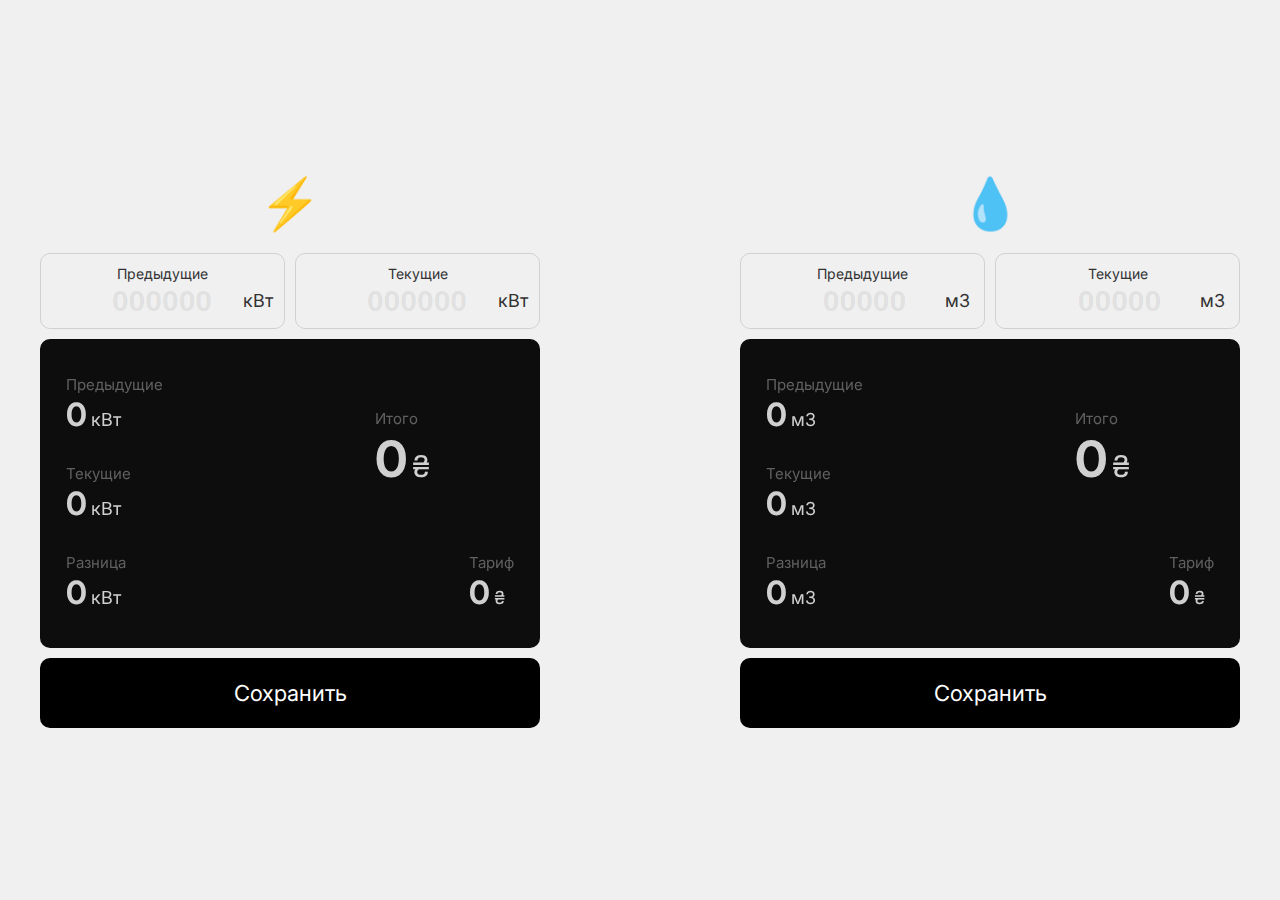
<file: calc/index.html>
<!DOCTYPE html>
<html lang="en">

<head>
    <meta charset="UTF-8">
    <meta http-equiv="X-UA-Compatible" content="IE=edge">
    <meta name="viewport" content="width=device-width, initial-scale=1.0">
    <title>Document</title>
    <link rel="stylesheet" href="style/style.css">
</head>

<body>
    <div class="calculating">
        <div class="container">
            <div class="calculator">
                <div class="calculator__logo">⚡</div>
                <div class="calculator__input">
                    <label class="calculator_input">
                        <div class="label_wrapper">
                            <div class="input_label">Предыдущие</div>
                        </div>
                        <div class="input_wrapper">
                            <input type="text" id="elect_previous" placeholder="000000" class="calculator__input-item" maxlength="6">
                            <div class="input_icon">
                                <span class="icon icon_input">кВт</span>
                            </div>
                        </div>
                    </label>
                    <label class="calculator_input">
                        <div class="label_wrapper">
                            <div class="input_label">Текущие</div>
                            <!-- <div class="input_label">Сохранить</div> -->
                        </div>
                        <div class="input_wrapper">
                            <input type="text" id="elect_current" placeholder="000000" class="calculator__input-item" maxlength="6">
                            <div class="input_icon">
                                <span class="icon icon_input">кВт</span>
                            </div>
                        </div>
                    </label>
                </div>

                <div class="calculator__result">
                    <div class="calculator__item">
                        <div class="calculator__info">Предыдущие</div>
                        <span data-calc-display="previous" class="calculator__number">0</span>
                        <span class="icon">кВт</span>
                    </div>
                    <div class="calculator__item">
                        <div class="calculator__info">Текущие</div>
                        <span data-calc-display="current" class="calculator__number">0</span>
                        <span class="icon">кВт</span>
                    </div>
                    <div class="calculator__item">
                        <div class="calculator__info">Разница</div>
                        <span data-calc-display="difference" class="calculator__number">0</span>
                        <span class="icon">кВт</span>
                    </div>
                    <div class="calculator__item total">
                        <div class="calculator__info">Итого</div>
                        <span data-calc-display="sum" style="font-size: 50px;" class="calculator__number">0</span>
                        <span class="icon icon_big">₴</span>
                    </div>
                    <div class="calculator__item tarif">
                        <div>
                            <div class="calculator__info">Тариф</div>
                            <span data-calc-display="rate" class="calculator__number">0</span>
                            <span class="icon">₴</span>
                        </div>
                    </div>
                </div>
                <button id="btn" class="btn">Сохранить</button>
            </div>

            <!-- Water -->

            <div class="calculator">
                <div class="calculator__logo">💧</div>
                <div class="calculator__input">
                    <label class="calculator_input">
                        <div class="label_wrapper">
                            <div class="input_label">Предыдущие</div>
                        </div>
                        <div class="input_wrapper">
                            <input type="text" id="water_previous" placeholder="00000" class="calculator__input-item" maxlength="5">
                            <div class="input_icon">
                                <span class="icon icon_input">м3</span>
                            </div>
                        </div>
                    </label>
                    <label class="calculator_input">
                        <div class="label_wrapper">
                            <div class="input_label">Текущие</div>
                        </div>
                        <div class="input_wrapper">
                            <input type="text" id="water_current" placeholder="00000" class="calculator__input-item" maxlength="5">
                            <div class="input_icon">
                                <span class="icon icon_input">м3</span>
                            </div>
                        </div>
                    </label>
                </div>

                <div class="calculator__result">
                    <div class="calculator__item">
                        <div class="calculator__info">Предыдущие</div>
                        <span data-calc-display="water_previous" class="calculator__number">0</span>
                        <span class="icon">м3</span>
                    </div>
                    <div class="calculator__item">
                        <div class="calculator__info">Текущие</div>
                        <span data-calc-display="water_current" class="calculator__number">0</span>
                        <span class="icon">м3</span>
                    </div>
                    <div class="calculator__item">
                        <div class="calculator__info">Разница</div>
                        <span data-calc-display="water_difference" class="calculator__number">0</span>
                        <span class="icon">м3</span>
                    </div>
                    <div class="calculator__item total">
                        <div class="calculator__info">Итого</div>
                        <span data-calc-display="water_sum" style="font-size: 50px;" class="calculator__number">0</span>
                        <span class="icon icon_big">₴</span>
                    </div>
                    <div class="calculator__item tarif">
                        <div>
                            <div class="calculator__info">Тариф</div>
                            <span data-calc-display="water_rate" class="calculator__number">0</span>
                            <span class="icon">₴</span>
                        </div>
                    </div>
                </div>
                <button id="btn_water" class="btn">Сохранить</button>
            </div>

        </div>
    </div>

    <script src="/calc/js/vanila-tilt.js"></script>
    <script src="/calc/js/script.js"></script>

</body>
</html>
</file>
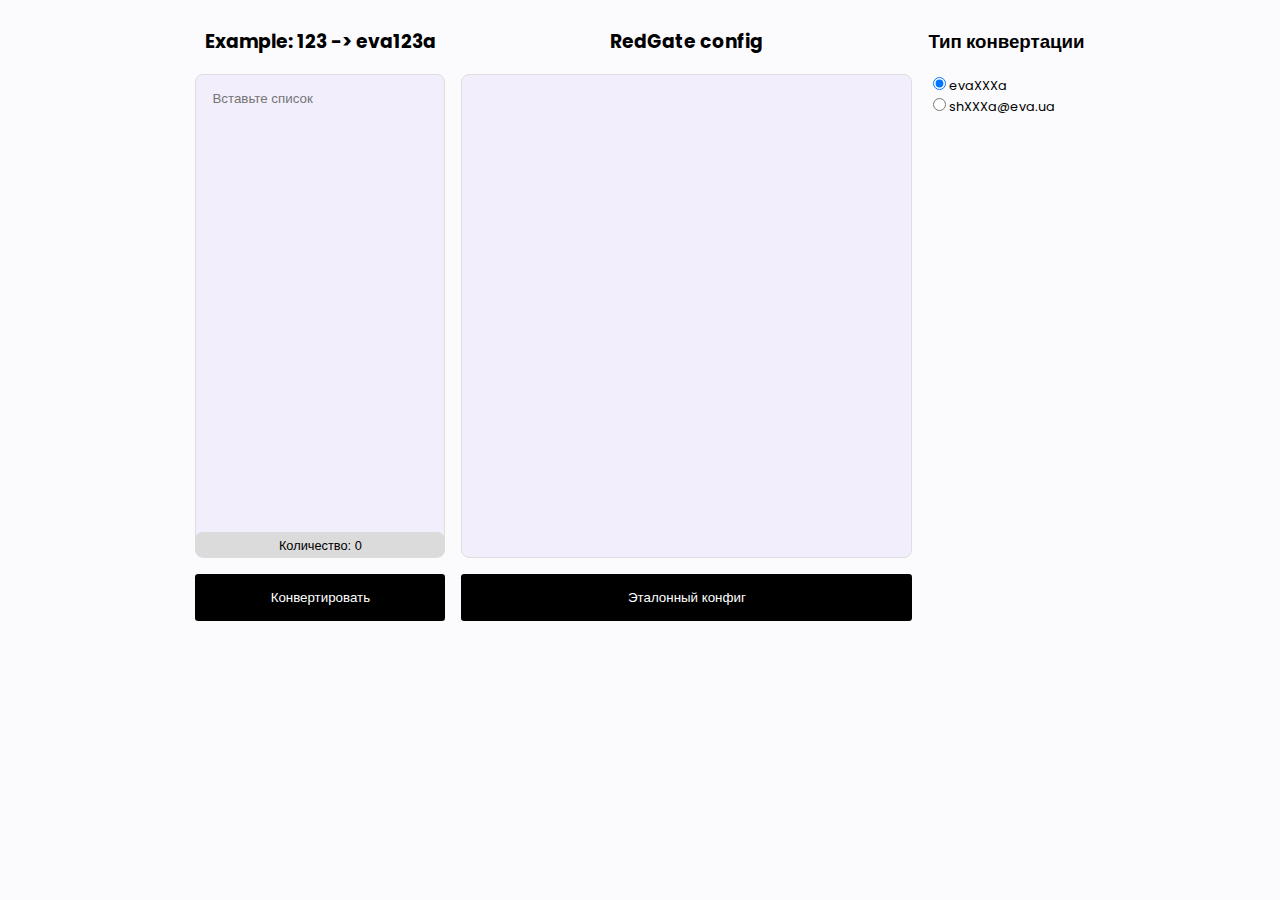
<file: converter/index.html>
<!DOCTYPE html>
<html lang="en">

<head>
   <meta charset="UTF-8">
   <meta http-equiv="X-UA-Compatible" content="IE=edge">
   <meta name="viewport" content="width=device-width, initial-scale=1.0">
   <link rel="stylesheet" href="style/style.css">
   <link rel="stylesheet" href="https://unicons.iconscout.com/release/v4.0.0/css/line.css">
   <title>Converter</title>
</head>

<body>



   <div class="wrapper">

      <div class="input__wrapper">
         <h3>Example: 123 -> eva123a</h3>
         <div id="copy" class="copy">Copied!</div>
         <i class="uil uil-copy wrapper__copy" title="Скопировать"></i>
         <textarea name="shops" id="shopName" cols="25" rows="30" placeholder="Вставьте список"></textarea>
         <div class="wrapper__count">
            <span class="count">Количество: 0</span>
         </div>
         <button id="button">Конвертировать</button>
      </div>

      <div class="input__wrapper">
         <h3>RedGate config</h3>
         <div id="copy" class="copy">Copied!</div>
         <i class="uil uil-copy wrapper__copy" title="Скопировать"></i>
         <textarea name="shops" id="redgateXML" cols="50" rows="30"></textarea>
         <button id="button" onclick="window.open('download/Etalon.smsproj')">Эталонный конфиг</button>
      </div>

      <div class="input__wrapper">
         <h3>Тип конвертации</h3>
         <div class="wrapper__select">
            <div><input name="select" type="radio" value="1" checked>evaXXXa</div>
            <div><input name="select" type="radio" value="2">shXXXa@eva.ua</div>
         </div>
      </div>

   </div>

   <script src="js/main.js"></script>
</body>
</html>
</file>
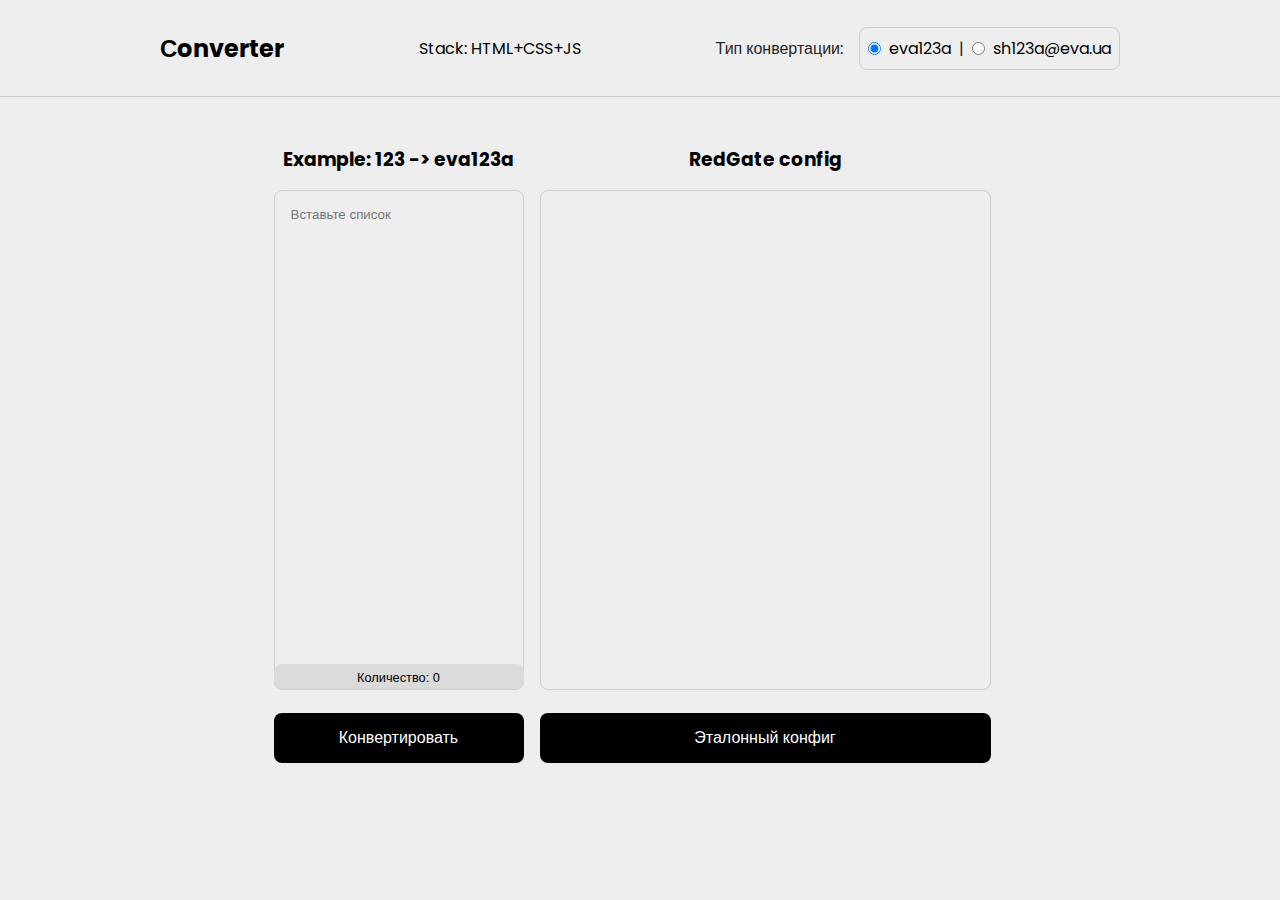
<file: projects/Converter/index.html>
<!DOCTYPE html>
<html lang="en">

<head>
   <meta charset="UTF-8">
   <meta http-equiv="X-UA-Compatible" content="IE=edge">
   <meta name="viewport" content="width=device-width, initial-scale=1.0">
   <link rel="stylesheet" href="style/style.css">
   <link rel="stylesheet" href="https://unicons.iconscout.com/release/v4.0.0/css/line.css">
   <title>Сonverter</title>
</head>

<body>

   <header>
      <div class="nav__header">
         <h1 class="nav__logo">Сonverter</h1>
         <span class="nav__info">Stack: HTML+CSS+JS</span>

         <div class="nav__option">
            <span>Тип конвертации:</span>
            <div class="wrapper__select">
               <div class="wrapper__item">
                  <input name="select" type="radio" value="1" checked>
                  eva123a
               </div>
               <span>|</span>
               <div class="wrapper__item">
                  <input name="select" type="radio" value="2">
                  sh123a@eva.ua
               </div>
            </div>
         </div>

      </div>

   </header>

   <div class="wrapper">
      <div class="input__wrapper">
         <h3>Example: 123 -> eva123a</h3>
         <div class="input__item">
            <div id="copy" class="copy">Copied!</div>
            <i class="uil uil-copy wrapper__copy" title="Скопировать"></i>
            <textarea name="shops" id="shopName" cols="25" rows="30" placeholder="Вставьте список"></textarea>
            <div class="wrapper__count">
               <span class="count">Количество: 0</span>
            </div>
         </div>
         <button id="button">Конвертировать</button>
      </div>

      <div class="input__wrapper">
         <h3>RedGate config</h3>
         <div class="input__item">
            <div id="copy" class="copy">Copied!</div>
            <i class="uil uil-copy wrapper__copy" title="Скопировать"></i>
            <textarea name="shops" id="redgateXML" cols="50" rows="30"></textarea>
         </div>
         <button id="button" onclick="window.open('download/Etalon.smsproj')">Эталонный конфиг</button>
      </div>
   </div>

   <script src="js/main.js"></script>
</body>

</html>
</file>
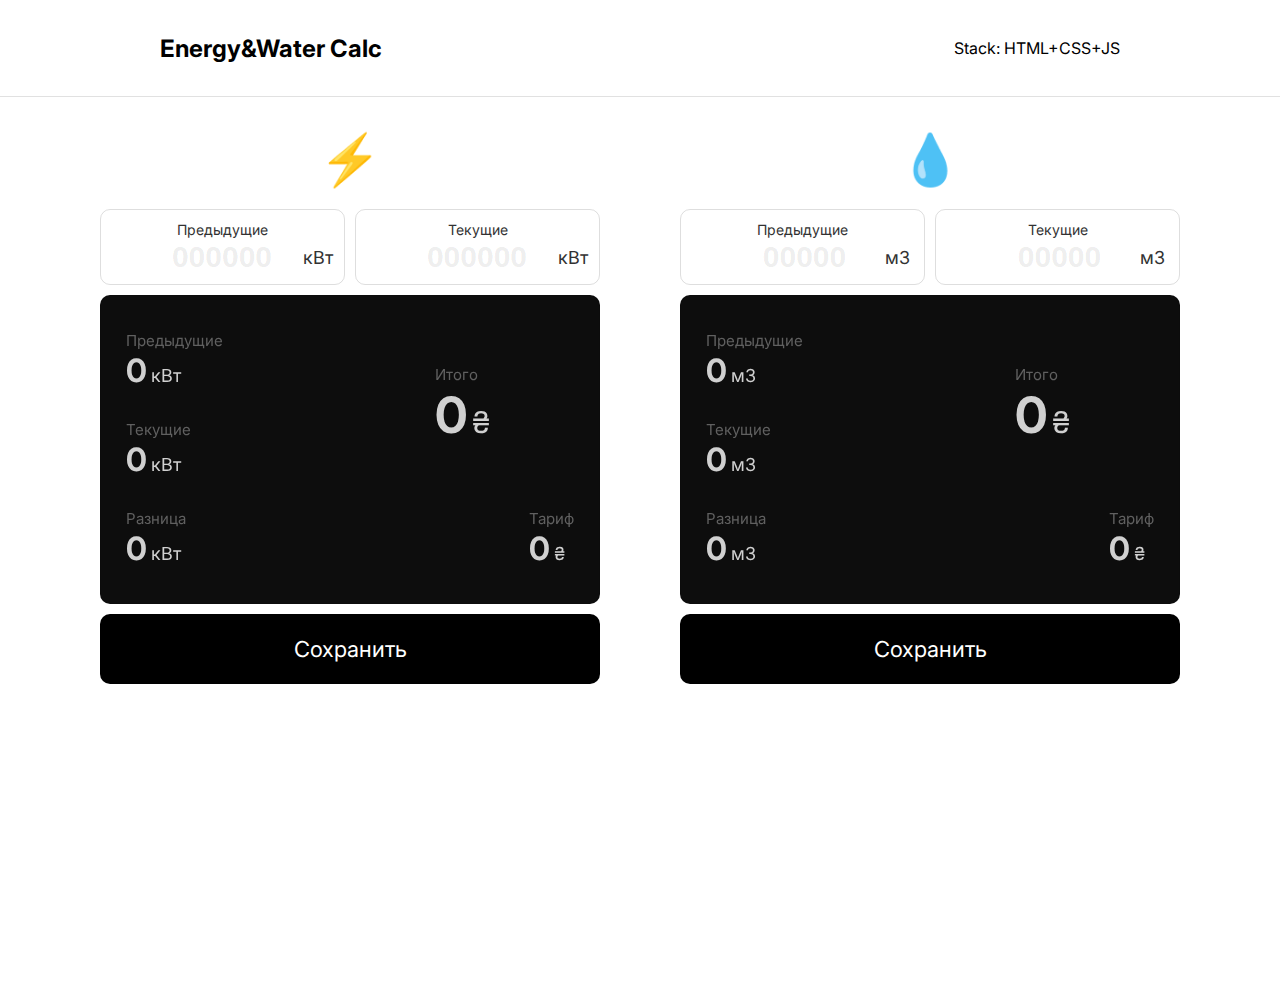
<file: projects/EnergyWaterCalc/index.html>
<!DOCTYPE html>
<html lang="en">

<head>
    <meta charset="UTF-8">
    <meta http-equiv="X-UA-Compatible" content="IE=edge">
    <meta name="viewport" content="width=device-width, initial-scale=1.0">
    <title>Energy&Water Calc</title>
    <link rel="stylesheet" href="style/style.css">
</head>

<body>
    <header>
        <div class="nav__header">
            <h1 class="nav__logo">Energy&Water Calc</h1>
            <span class="nav__info">Stack: HTML+CSS+JS</span>
        </div>
    </header>
    <div class="calculating">
        <div class="container">
            <div class="calculator">
                <div class="calculator__logo">⚡</div>
                <div class="calculator__input">
                    <label class="calculator_input">
                        <div class="label_wrapper">
                            <div class="input_label">Предыдущие</div>
                        </div>
                        <div class="input_wrapper">
                            <input type="text" id="elect_previous" placeholder="000000" class="calculator__input-item"
                                maxlength="6">
                            <div class="input_icon">
                                <span class="icon icon_input">кВт</span>
                            </div>
                        </div>
                    </label>
                    <label class="calculator_input">
                        <div class="label_wrapper">
                            <div class="input_label">Текущие</div>
                            <!-- <div class="input_label">Сохранить</div> -->
                        </div>
                        <div class="input_wrapper">
                            <input type="text" id="elect_current" placeholder="000000" class="calculator__input-item"
                                maxlength="6">
                            <div class="input_icon">
                                <span class="icon icon_input">кВт</span>
                            </div>
                        </div>
                    </label>
                </div>

                <div class="calculator__result">
                    <div class="calculator__item">
                        <div class="calculator__info">Предыдущие</div>
                        <span data-calc-display="previous" class="calculator__number">0</span>
                        <span class="icon">кВт</span>
                    </div>
                    <div class="calculator__item">
                        <div class="calculator__info">Текущие</div>
                        <span data-calc-display="current" class="calculator__number">0</span>
                        <span class="icon">кВт</span>
                    </div>
                    <div class="calculator__item">
                        <div class="calculator__info">Разница</div>
                        <span data-calc-display="difference" class="calculator__number">0</span>
                        <span class="icon">кВт</span>
                    </div>
                    <div class="calculator__item total">
                        <div class="calculator__info">Итого</div>
                        <span data-calc-display="sum" style="font-size: 50px;" class="calculator__number">0</span>
                        <span class="icon icon_big">₴</span>
                    </div>
                    <div class="calculator__item tarif">
                        <div>
                            <div class="calculator__info">Тариф</div>
                            <span data-calc-display="rate" class="calculator__number">0</span>
                            <span class="icon">₴</span>
                        </div>
                    </div>
                </div>
                <button id="btn" class="btn">Сохранить</button>
            </div>

            <!-- Water -->

            <div class="calculator">
                <div class="calculator__logo">💧</div>
                <div class="calculator__input">
                    <label class="calculator_input">
                        <div class="label_wrapper">
                            <div class="input_label">Предыдущие</div>
                        </div>
                        <div class="input_wrapper">
                            <input type="text" id="water_previous" placeholder="00000" class="calculator__input-item"
                                maxlength="5">
                            <div class="input_icon">
                                <span class="icon icon_input">м3</span>
                            </div>
                        </div>
                    </label>
                    <label class="calculator_input">
                        <div class="label_wrapper">
                            <div class="input_label">Текущие</div>
                        </div>
                        <div class="input_wrapper">
                            <input type="text" id="water_current" placeholder="00000" class="calculator__input-item"
                                maxlength="5">
                            <div class="input_icon">
                                <span class="icon icon_input">м3</span>
                            </div>
                        </div>
                    </label>
                </div>

                <div class="calculator__result">
                    <div class="calculator__item">
                        <div class="calculator__info">Предыдущие</div>
                        <span data-calc-display="water_previous" class="calculator__number">0</span>
                        <span class="icon">м3</span>
                    </div>
                    <div class="calculator__item">
                        <div class="calculator__info">Текущие</div>
                        <span data-calc-display="water_current" class="calculator__number">0</span>
                        <span class="icon">м3</span>
                    </div>
                    <div class="calculator__item">
                        <div class="calculator__info">Разница</div>
                        <span data-calc-display="water_difference" class="calculator__number">0</span>
                        <span class="icon">м3</span>
                    </div>
                    <div class="calculator__item total">
                        <div class="calculator__info">Итого</div>
                        <span data-calc-display="water_sum" style="font-size: 50px;" class="calculator__number">0</span>
                        <span class="icon icon_big">₴</span>
                    </div>
                    <div class="calculator__item tarif">
                        <div>
                            <div class="calculator__info">Тариф</div>
                            <span data-calc-display="water_rate" class="calculator__number">0</span>
                            <span class="icon">₴</span>
                        </div>
                    </div>
                </div>
                <button id="btn_water" class="btn">Сохранить</button>
            </div>

        </div>
    </div>

    <script src="./js/vanila-tilt.js"></script>
    <script src="./js/bundle.js"></script>

</body>

</html>
</file>
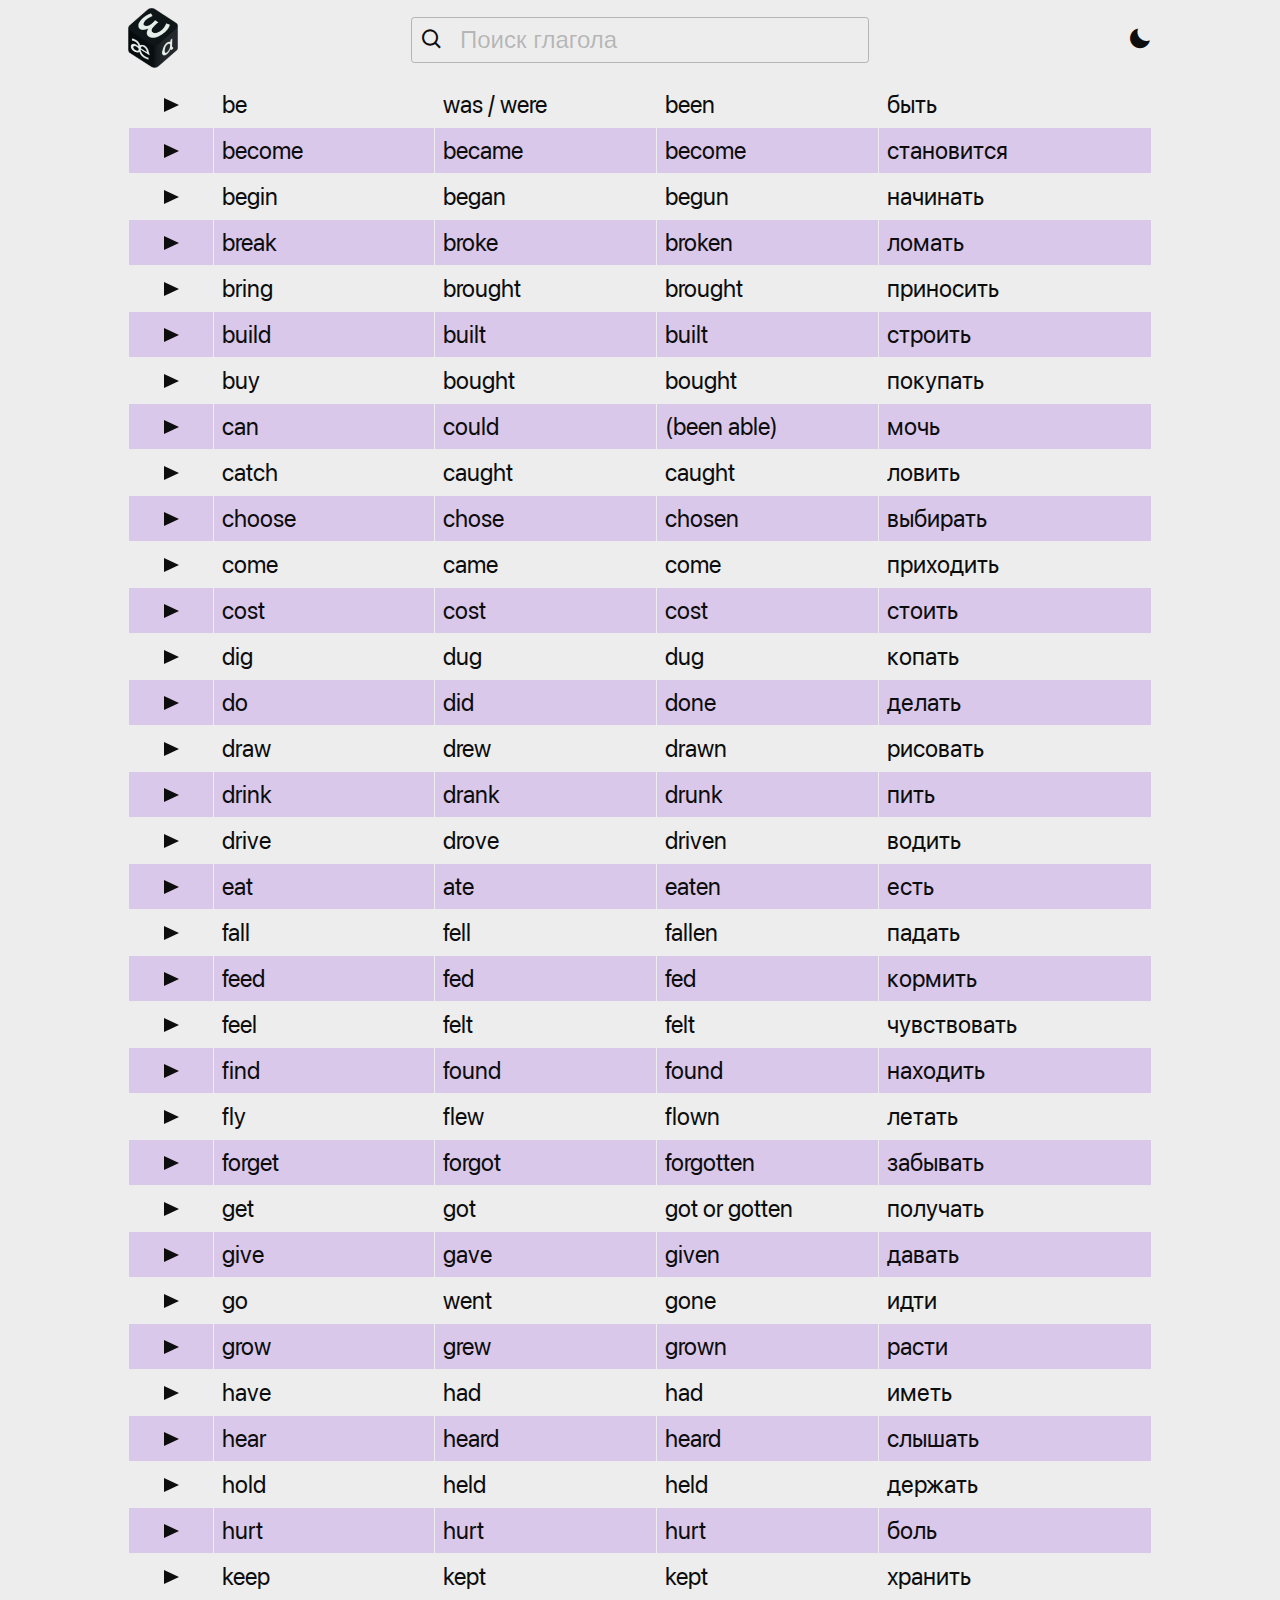
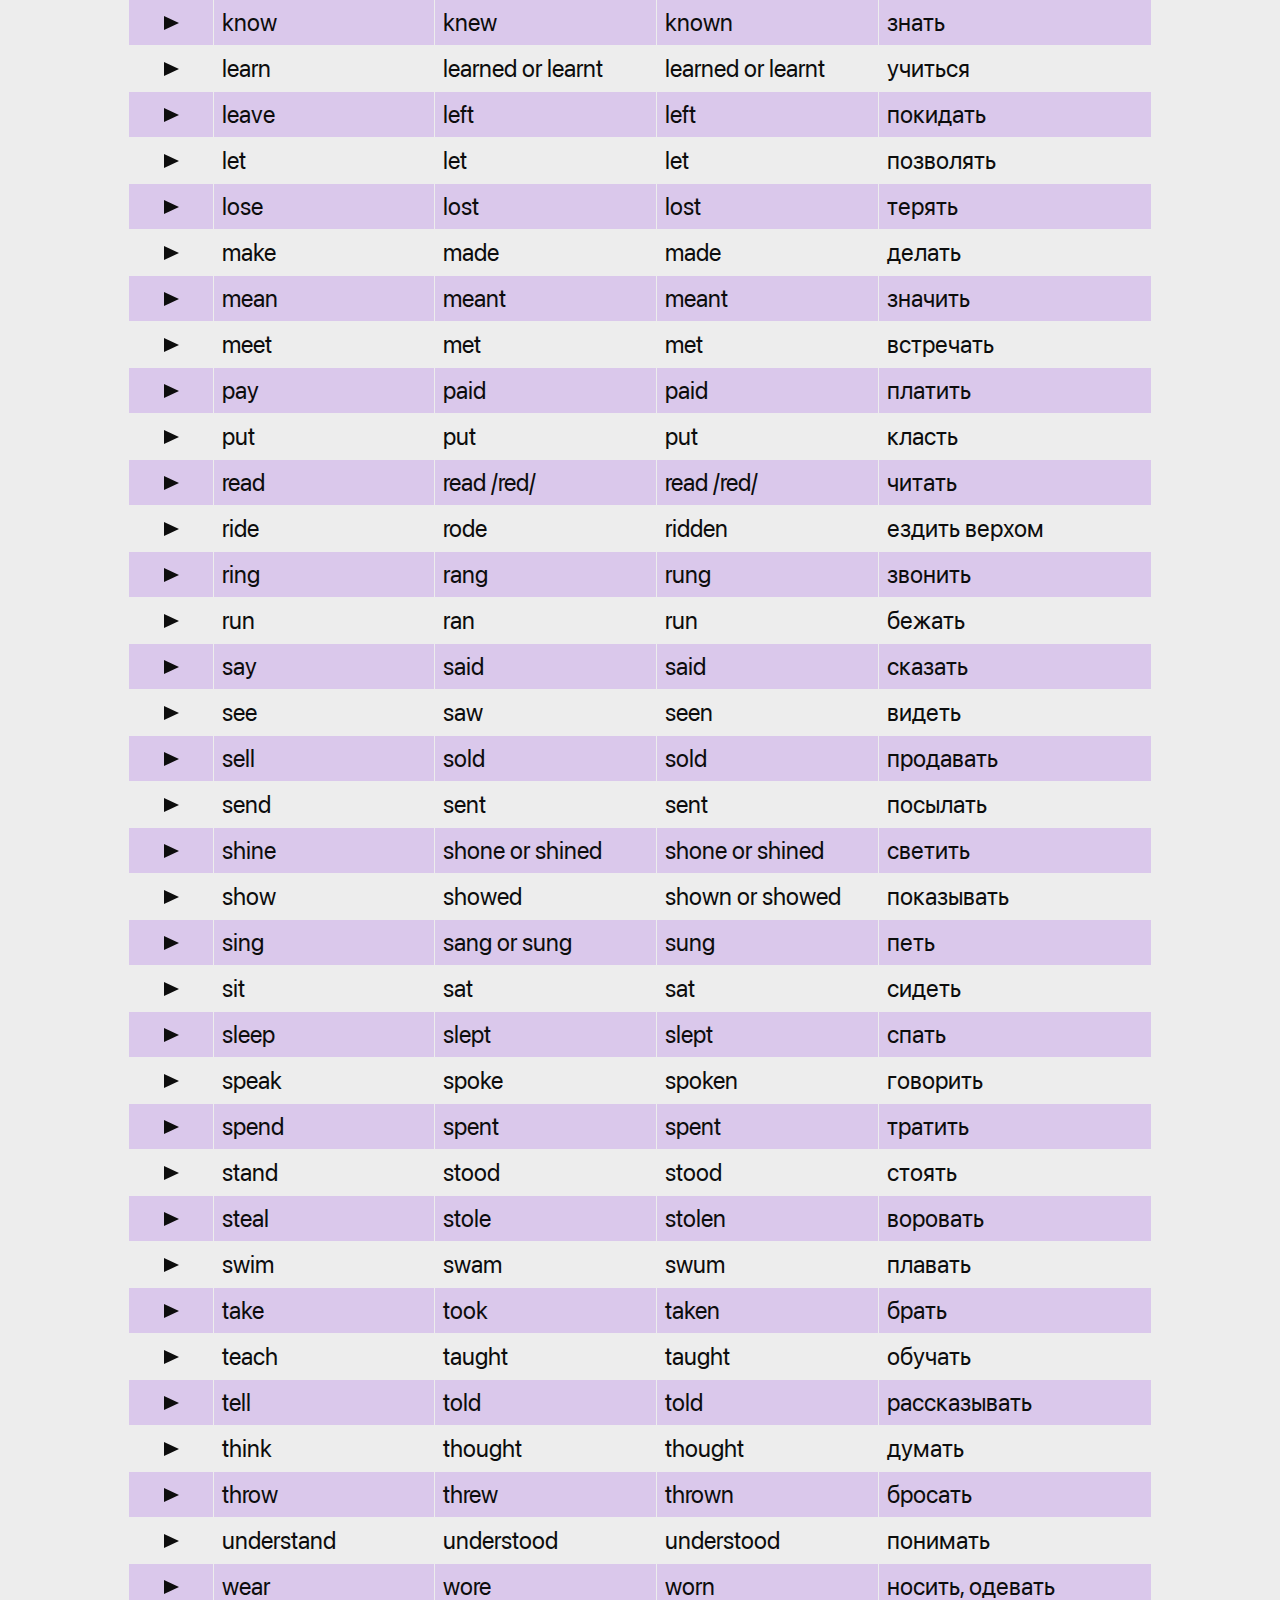
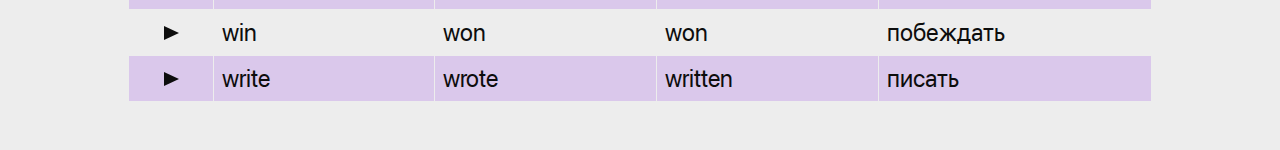
<file: projects/IrregularVerb/index.html>
<!DOCTYPE html>
<html lang="en">

<head>
    <meta charset="UTF-8">
    <meta http-equiv="X-UA-Compatible" content="IE=edge">
    <meta name="viewport" content="width=device-width, initial-scale=1.0">
    <link rel="stylesheet" href="https://unicons.iconscout.com/release/v4.0.8/css/line.css">
    <!-- Boxicons CSS -->
    <link href='https://unpkg.com/boxicons@2.1.4/css/boxicons.min.css' rel='stylesheet'>

    <link rel="stylesheet" href="css/styles.css">
    <title>Irregular Verb</title>
</head>

<body>
    <!--====================== HEADER ======================-->
    <header class="header" id="header">
        <nav class="nav container">
            <a href="#" class="nav__logo">
                <img src="./img/logo_.png" alt="" class="nav__logo-img">
            </a>
            <div class="nav__searchbox">
                <div class="nav__searchicon">
                    <i class='bx bx-search'></i>
                </div>
                <div class="nav__search">
                    <input class="nav__input" type="text" name="word" id="word" value="" placeholder="Поиск глагола">
                </div>
            </div>
            <div class="nav__settings">
                <div class="nav__theme">
                    <i class='bx bx-sun' id="theme-button"></i>
                </div>
            </div>
        </nav>
    </header>

    <main>
        <section class="words" id="words">
            <div class="words__content container">
                <table class="words__table">
                    <tbody><tr></tr></tbody>
                </table>
            </div>
        </section>
    </main>

    <script src="js/main.js"></script>
</body>

</html>
</file>
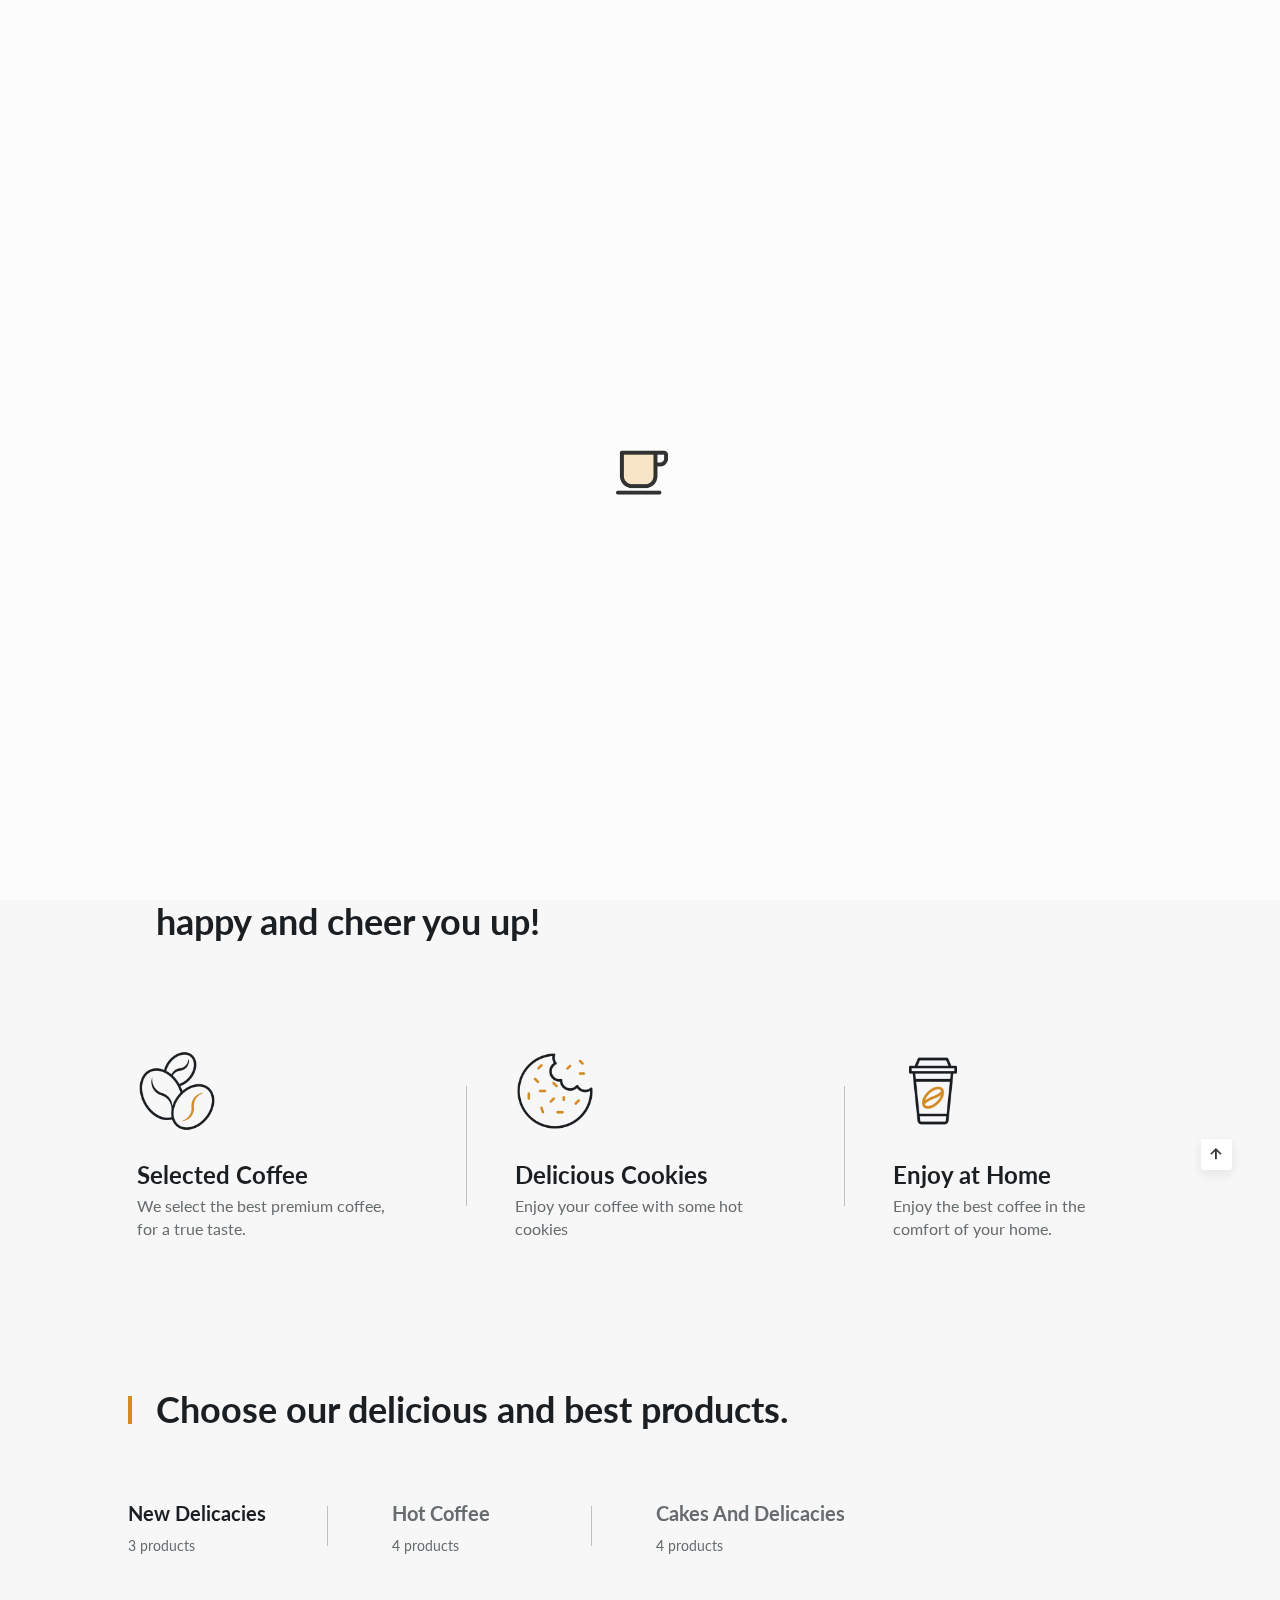
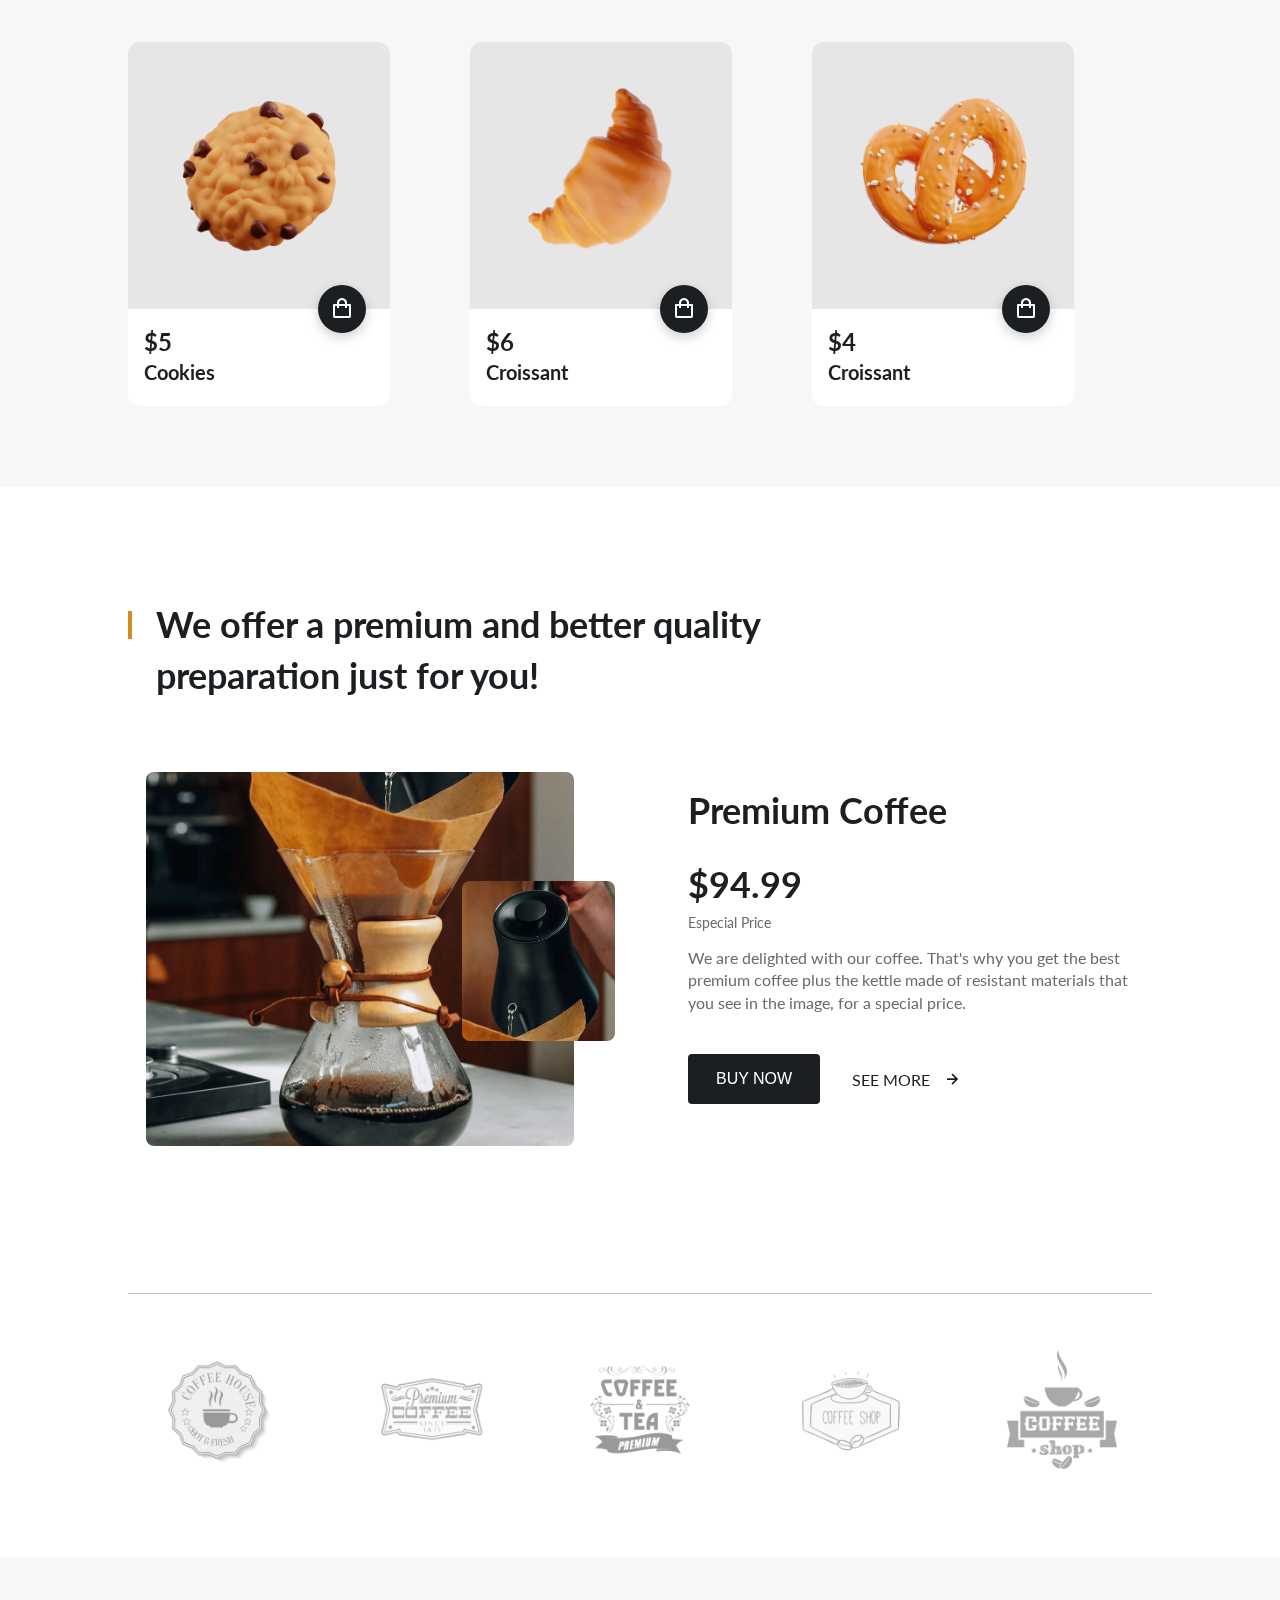
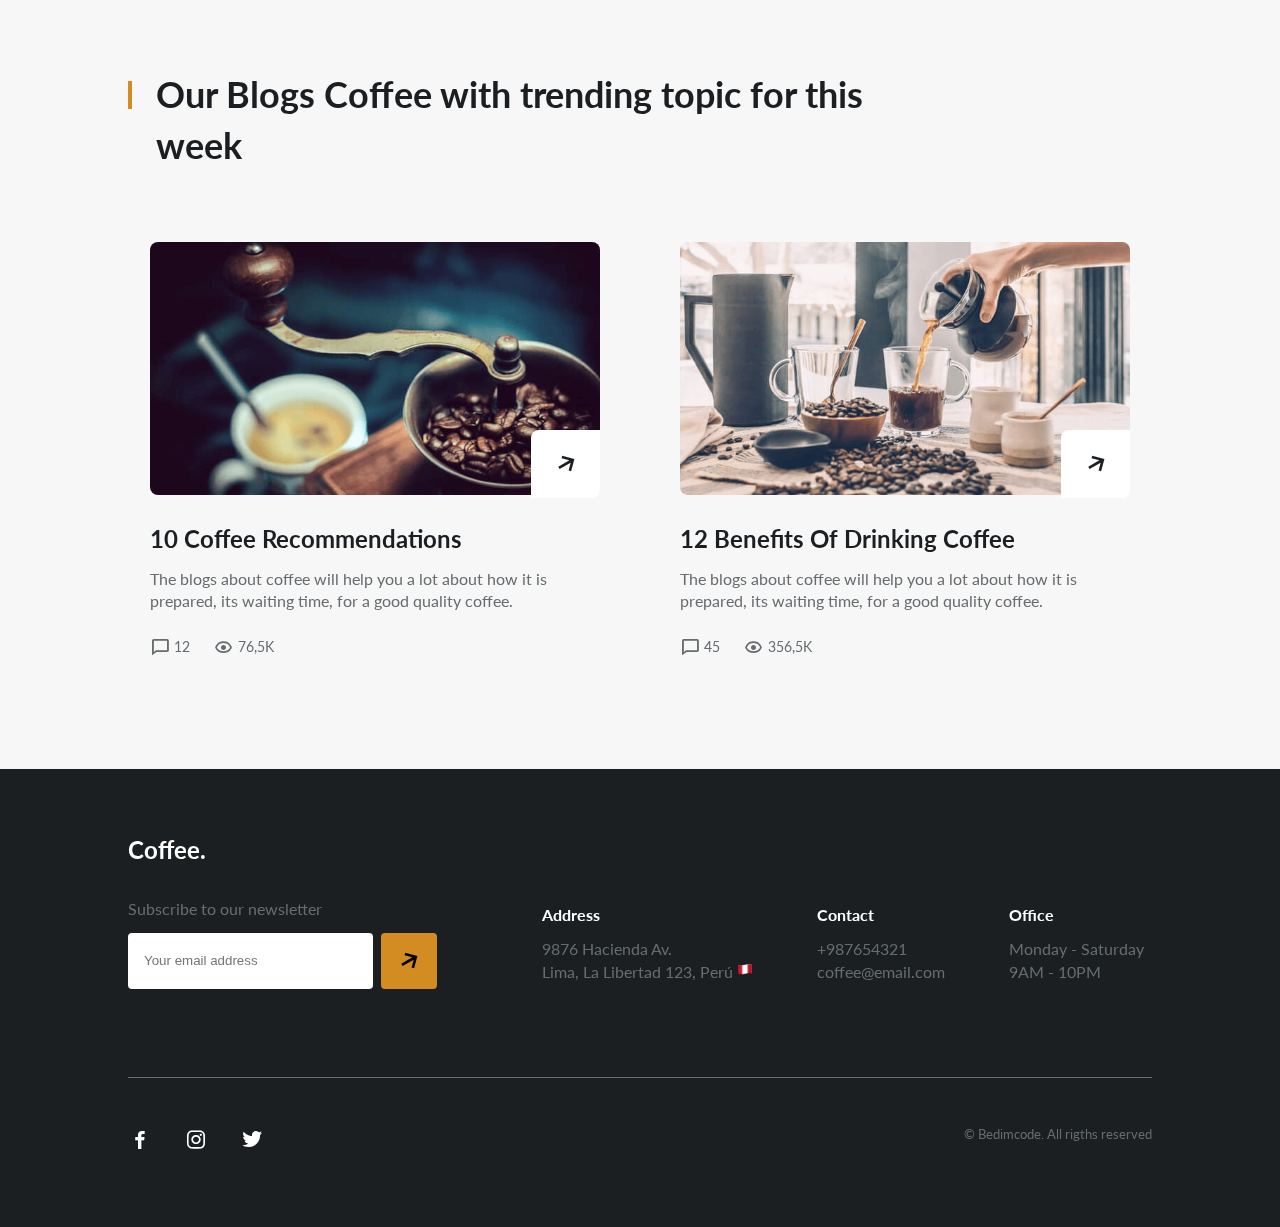
<file: web/coffee/index.html>
<!DOCTYPE html>
<html lang="en">
<head>
    <meta charset="UTF-8">
    <meta http-equiv="X-UA-Compatible" content="IE=edge">
    <meta name="viewport" content="width=device-width, initial-scale=1.0">
    <link rel="shortcut icon" href="assets/img/favicon.png">
    <link href='https://unpkg.com/boxicons@2.1.4/css/boxicons.min.css' rel='stylesheet'>
    <link rel="stylesheet" href="assets/css/styles.css">
    <title>Responsive coffee website - Bedocode</title>
</head>
<body>

    <!--====================== LOADER ======================-->
    <div class="load" id="load">
        <img src="assets/img/loadcoffee.gif" alt="" class="load__gif">
    </div>

    <!--====================== HEADER ======================-->
    <header class="header" id="header">
        <nav class="nav container">
            <a href="#" class="nav__logo">
                <img src="assets/img/logo.png" alt="" class="nav__logo-img">
                Coffee.
            </a>

            <div class="nav__menu" id="nav-menu">
                <ul class="nav__list">
                    <li class="nav__item">
                        <a href="#home" class="nav__link active-link">Home</a>
                    </li>
                    <li class="nav__item">
                        <a href="#products" class="nav__link">Products</a>
                    </li>
                    <li class="nav__item">
                        <a href="#premium" class="nav__link">Premium</a>
                    </li>
                    <li class="nav__item">
                        <a href="#blog" class="nav__link">Blog</a>
                    </li>
                </ul>

                <div class="nav__close" id="nav-close">
                    <i class='bx bx-x'></i>
                </div>
            </div>

            <!-- Toggle button -->
            <div class="nav__toggle" id="nav-toggle">
                <i class='bx bx-grid-alt'></i>
            </div>
        </nav>
    </header>

    <main>
        <!--====================== MAIN ======================-->
        <section class="home grid" id="home">
            <div class="home__container">
                <div class="home__content container">
                    <h1 class="home__title">
                        Choose Your Favorite Coffee And Enjoy<span>.</span>
                    </h1>
                    <p class="home__description">
                        Buy the best and delicious coffees.
                    </p>

                    <div class="home__data">
                        <div class="home__data-group">
                            <h2 class="home__data-number">120K</h2>
                            <h3 class="home__data-title">Testimonials</h3>
                            <p class="home__data-description">Testimonials from various customers who trust us.</p>
                        </div>
                        <div class="home__data-group">
                            <h2 class="home__data-number">340+</h2>
                            <h3 class="home__data-title">Exclusive Product</h3>
                            <p class="home__data-description">Premium preparation with quality ingredients.</p>
                        </div>
                    </div>

                    <a href="#specialty">
                        <img src="assets/img/scroll.png" alt="" class="home__scroll">
                    </a>
                </div>
            </div>

            <img src="assets/img/home.png" alt="" class="home__img">
        </section>

        <!--====================== ESPECIALTY ======================-->

        <div class="specialty section container" id="specialty">
            <div class="specialty__container">
                <div class="specialty__box">
                    <h2 class="section__title">
                        Specialty coffees that make you happy and cheer you up!
                    </h2>

                    <div>
                        <a href="#" class="button specialty__button">See more</a>
                    </div>
                </div>

                <div class="specialty__category">
                    <div class="specialty__group specialty__line">
                        <img src="assets/img/specialty1.png" alt="" class="specialty__img">

                        <h3 class="specialty__title">Selected Coffee</h3>
                        <p class="specialty__description">We select the best premium coffee, for a true taste.</p>
                    </div>
                    <div class="specialty__group specialty__line">
                        <img src="assets/img/specialty2.png" alt="" class="specialty__img">

                        <h3 class="specialty__title">Delicious Cookies</h3>
                        <p class="specialty__description">Enjoy your coffee with some hot cookies</p>
                    </div>
                    <div class="specialty__group">
                        <img src="assets/img/specialty3.png" alt="" class="specialty__img">

                        <h3 class="specialty__title">Enjoy at Home</h3>
                        <p class="specialty__description">Enjoy the best coffee in the comfort of your home.</p>
                    </div>
                </div>
            </div>
        </div>

        <!--====================== PRODUCTION ======================-->
        <section class="products section" id="products">
            <div class="products__container container">
                <h2 class="section__title">
                    Choose our delicious and best products<span>.</span>
                </h2>

                <ul class="products__filters">
                    <li class="products__item products__line active-product" data-filter=".delicacies">
                        <h3 class="products__title">New Delicacies</h3>
                        <span class="products__stock">3 products</span>
                    </li>

                    <li class="products__item products__line" data-filter=".coffee">
                        <h3 class="products__title">Hot Coffee</h3>
                        <span class="products__stock">4 products</span>
                    </li>

                    <li class="products__item" data-filter=".cake">
                        <h3 class="products__title">Cakes And Delicacies</h3>
                        <span class="products__stock">4 products</span>
                    </li>
                </ul>

                <div class="products__content grid">
                    <!--========== Delicacies ==========-->
                    <article class="products__card delicacies">
                        <div class="products__shape">
                            <img src="assets/img/delicacies1.png" alt="" class="products__img">
                        </div>

                        <div class="products__data">
                            <h2 class="products__price">$5</h2>
                            <h3 class="products__name">Cookies</h3>

                            <button class="button products__button">
                                <i class='bx bx-shopping-bag'></i>
                            </button>
                        </div>
                    </article>

                    <article class="products__card delicacies">
                        <div class="products__shape">
                            <img src="assets/img/delicacies2.png" alt="" class="products__img">
                        </div>

                        <div class="products__data">
                            <h2 class="products__price">$6</h2>
                            <h3 class="products__name">Croissant</h3>

                            <button class="button products__button">
                                <i class='bx bx-shopping-bag'></i>
                            </button>
                        </div>
                    </article>

                    <article class="products__card delicacies">
                        <div class="products__shape">
                            <img src="assets/img/delicacies3.png" alt="" class="products__img">
                        </div>

                        <div class="products__data">
                            <h2 class="products__price">$4</h2>
                            <h3 class="products__name">Croissant</h3>

                            <button class="button products__button">
                                <i class='bx bx-shopping-bag'></i>
                            </button>
                        </div>
                    </article>

                    <!--========== Coffee ==========-->
                    <article class="products__card coffee">
                        <div class="products__shape">
                            <img src="assets/img/coffee1.png" alt="" class="products__img">
                        </div>

                        <div class="products__data">
                            <h2 class="products__price">$7</h2>
                            <h3 class="products__name">Black Coffee</h3>

                            <button class="button products__button">
                                <i class='bx bx-shopping-bag'></i>
                            </button>
                        </div>
                    </article>
                    
                    <article class="products__card coffee">
                        <div class="products__shape">
                            <img src="assets/img/coffee2.png" alt="" class="products__img">
                        </div>

                        <div class="products__data">
                            <h2 class="products__price">$12</h2>
                            <h3 class="products__name">Pure Coffee</h3>

                            <button class="button products__button">
                                <i class='bx bx-shopping-bag'></i>
                            </button>
                        </div>
                    </article>
                    
                    <article class="products__card coffee">
                        <div class="products__shape">
                            <img src="assets/img/coffee3.png" alt="" class="products__img">
                        </div>

                        <div class="products__data">
                            <h2 class="products__price">$9</h2>
                            <h3 class="products__name">Milk Coffee</h3>

                            <button class="button products__button">
                                <i class='bx bx-shopping-bag'></i>
                            </button>
                        </div>
                    </article>
                    
                    <article class="products__card coffee">
                        <div class="products__shape">
                            <img src="assets/img/coffee4.png" alt="" class="products__img">
                        </div>

                        <div class="products__data">
                            <h2 class="products__price">$9</h2>
                            <h3 class="products__name">Moka Coffee</h3>

                            <button class="button products__button">
                                <i class='bx bx-shopping-bag'></i>
                            </button>
                        </div>
                    </article>

                    <!--========== Cake ==========-->
                    <article class="products__card cake">
                        <div class="products__shape">
                            <img src="assets/img/cake1.png" alt="" class="products__img">
                        </div>

                        <div class="products__data">
                            <h2 class="products__price">$6</h2>
                            <h3 class="products__name">Cream Cake</h3>

                            <button class="button products__button">
                                <i class='bx bx-shopping-bag'></i>
                            </button>
                        </div>
                    </article>

                    <article class="products__card cake">
                        <div class="products__shape">
                            <img src="assets/img/cake2.png" alt="" class="products__img">
                        </div>

                        <div class="products__data">
                            <h2 class="products__price">$5</h2>
                            <h3 class="products__name">Chocolate Croissant</h3>

                            <button class="button products__button">
                                <i class='bx bx-shopping-bag'></i>
                            </button>
                        </div>
                    </article>

                    <article class="products__card cake">
                        <div class="products__shape">
                            <img src="assets/img/cake3.png" alt="" class="products__img">
                        </div>

                        <div class="products__data">
                            <h2 class="products__price">$15</h2>
                            <h3 class="products__name">Pancake</h3>

                            <button class="button products__button">
                                <i class='bx bx-shopping-bag'></i>
                            </button>
                        </div>
                    </article>

                    <article class="products__card cake">
                        <div class="products__shape">
                            <img src="assets/img/cake4.png" alt="" class="products__img">
                        </div>

                        <div class="products__data">
                            <h2 class="products__price">$12</h2>
                            <h3 class="products__name">Milk Cake</h3>

                            <button class="button products__button">
                                <i class='bx bx-shopping-bag'></i>
                            </button>
                        </div>
                    </article>
                </div>
            </div>
        </section>

        <!--====================== QUALITY ======================-->
        <section class="quality section" id="premium">
            <div class="quality__container container">
                <h2 class="section__title">
                    We offer a premium and better quality preparation just for you!
                </h2>

                <div class="quality__content grid">
                    <div class="quality__images">
                        <img src="assets/img/quality1.png" alt="" class="quality__img-big">
                        <img src="assets/img/quality2.png" alt="" class="quality__img-small">
                    </div>

                    <div class="quality__data">
                        <h1 class="quality__title">Premium Coffee</h1>
                        <h2 class="quality__price">$94.99</h2>
                        <span class="quality__special">Especial Price</span>
                        <p class="quality__description">
                            We are delighted with our coffee. That's why you get the best 
                            premium coffee plus the kettle made of resistant materials that 
                            you see in the image, for a special price.
                        </p>

                        <div class="quality__buttons">
                            <button class="button">
                                Buy now
                            </button>

                            <a href="#" class="quality__button">
                                See more
                                <i class='bx bx-right-arrow-alt'></i>
                            </a>
                        </div>
                    </div>
                </div>
            </div>
        </section>

        <!--====================== LOGOS ======================-->
        <section class="logo section">
            <div class="logo__container container grid">
                <img src="assets/img/logocoffee1.png" alt="" class="logo__img">
                <img src="assets/img/logocoffee2.png" alt="" class="logo__img">
                <img src="assets/img/logocoffee3.png" alt="" class="logo__img">
                <img src="assets/img/logocoffee4.png" alt="" class="logo__img">
                <img src="assets/img/logocoffee5.png" alt="" class="logo__img">
            </div>
        </section>

        <!--====================== BLOG ======================-->
        <section class="blog section" id="blog">
            <div class="blog__container container">
                <h2 class="section__title">
                    Our Blogs Coffee with trending topic for this week
                </h2>

                <div class="blog__content grid">
                    <article class="blog__card">
                        <div class="blog__image">
                            <img src="assets/img/blog1.png" alt="" class="blog__img">
                            <a href="#" class="blog__button">
                                <i class='bx bx-right-arrow-alt'></i>
                            </a>
                        </div>

                        <div class="blog__data">
                            <h2 class="blog__title">
                                10 Coffee Recommendations
                            </h2>

                            <p class="blog__description">
                                The blogs about coffee will help you a lot about 
                                how it is prepared, its waiting time, for a good 
                                quality coffee.
                            </p>

                            <div class="blog__footer">
                                <div class="blog__reaction">
                                    <i class='bx bx-comment'></i>
                                    <span>12</span>
                                </div>
                                <div class="blog__reaction">
                                    <i class='bx bx-show'></i>
                                    <span>76,5K</span>
                                </div>
                            </div>
                        </div>
                    </article>

                    <article class="blog__card">
                        <div class="blog__image">
                            <img src="assets/img/blog2.png" alt="" class="blog__img">
                            <a href="#" class="blog__button">
                                <i class='bx bx-right-arrow-alt'></i>
                            </a>
                        </div>

                        <div class="blog__data">
                            <h2 class="blog__title">
                                12 Benefits Of Drinking Coffee
                            </h2>

                            <p class="blog__description">
                                The blogs about coffee will help you a lot about 
                                how it is prepared, its waiting time, for a good 
                                quality coffee.
                            </p>

                            <div class="blog__footer">
                                <div class="blog__reaction">
                                    <i class='bx bx-comment'></i>
                                    <span>45</span>
                                </div>
                                <div class="blog__reaction">
                                    <i class='bx bx-show'></i>
                                    <span>356,5K</span>
                                </div>
                            </div>
                        </div>
                    </article>
                </div>
            </div>
        </section>
    </main>

    <!--====================== FOOTER ======================-->
    <footer class="footer">
        <div class="footer__container container">
            <h1 class="footer__title">Coffee.</h1>

            <div class="footer__content grid">
                <div class="footer__data">
                    <p class="footer__description">
                        Subscribe to our newsletter
                    </p>

                    <div class="footer__newsletter">
                        <input type="email" placeholder="Your email address" class="footer__input">
                        <button class="footer__button">
                            <i class='bx bx-right-arrow-alt'></i>
                        </button>
                    </div>
                </div>

                <div class="footer__data">
                    <h2 class="footer__subtitle">Address</h2>
                    <p class="footer__information">
                        9876 Hacienda Av. <br>
                        Lima, La Libertad 123, Perú
                        <img src="assets/img/footerflag.png" alt="" class="footer__flag">
                    </p>
                </div>

                <div class="footer__data">
                    <h2 class="footer__subtitle">Contact</h2>
                    <p class="footer__information">
                        +987654321 <br>
                        coffee@email.com
                    </p>
                </div>

                <div class="footer__data">
                    <h2 class="footer__subtitle">Office</h2>
                    <p class="footer__information">
                        Monday - Saturday <br>
                        9AM - 10PM
                    </p>
                </div>
            </div>

            <div class="footer__group">
                <ul class="footer__social">
                    <a href="https://www.facebook.com/" target="_blank" class="footer__social-link">
                        <i class='bx bxl-facebook' ></i>
                    </a>
                    <a href="https://www.instagram.com/" target="_blank" class="footer__social-link">
                        <i class='bx bxl-instagram' ></i>
                    </a>
                    <a href="https://twitter.com/" target="_blank" class="footer__social-link">
                        <i class='bx bxl-twitter' ></i>
                    </a>
                </ul>

                <span class="footer__copy">
                    &#169; Bedimcode. All rigths reserved
                </span>
            </div>
        </div>
    </footer>

    <!--========= SCROLL UP =========-->
    <a href="#" class="scrollup" id="scroll-up">
        <i class='bx bx-up-arrow-alt' ></i>
    </a>

    <script src="assets/js/mixitup.min.js"></script>
    <script src="assets/js/main.js"></script>

</body>
</html>
</file>
<file: calc/style/style.css>
@import url('https://fonts.googleapis.com/css2?family=Inter:wght@400;700&display=swap');

* {
    box-sizing: border-box;
    padding: 0;
    margin: 0;
}

body {
    font-family: Inter;
    color: rgb(208, 208, 208);
    background-color: #F0F0F0;
    display: grid;
    align-items: center;
    /* justify-content: center; */
    height: 100vh;
}

.calculating {
    padding: 50px 0;
}

.container {
    max-width: 1200px;
    /* max-width: 1600px; */
    margin: 0 auto;
    display: flex;
    justify-content: space-between;
    column-gap: 1em;
}

.calculator__logo {
    text-align: center;
    font-size: 50px;
    margin-bottom: 20px;
}

.calculator {
    width: 500px;
}

.calculator__result.transform {
    transform-style: preserve-3d;
}

.calculator__input {
    display: flex;
    justify-content: space-between;
}


.input_wrapper {
    display: flex;
    text-align: center;
    align-items: center;
    justify-content: center;
    column-gap: 10px;
}

input::placeholder {
    color: #00000015;
}

.calculator__input-item {
    display: flex;
    text-align: center;
    padding: 0 0 0 39px;
    color: #0d0d0d;
    align-items: center;
    justify-content: center;
    font-size: 30px;
    font-weight: 700;
    outline: none;
    border: none;
    width: 180px;
    background: none;
}

label.calculator_input {
    display: grid;
    grid-area: 2 / 1 / 3 / 2; 
    justify-content: space-between;
    align-items: center;
    justify-content: center;
    width: 245px;
    padding: 10px 10px;
    font-size: 32px;
    font-family: Inter;
    font-weight: 700;
    border-radius: 10px;
    border: 1px solid rgb(50, 50, 50, 16%);
    color: rgb(50, 50, 50);
}

label.calculator_input.error {
    border: 1px solid #FF6363;
}

.input_label {
    display: flex;
    justify-content: center;
    font-size: 14px;
    font-weight: 400;
    line-height: 20px;
}


.calculator__result {
    display: grid;
    /* background: linear-gradient(180deg, #FFF498 0%, #FFFFE0 100%); */
    background-color: #0d0d0d;
    border: 1px solid #0000000f;
    border-radius: 10px;
    grid-template-columns: repeat(2, 1fr);
    grid-template-rows: repeat(3, 1fr);
    grid-column-gap: 0px;
    grid-row-gap: 0px;
    row-gap: 30px;
    padding: 35px 25px;
    margin-top: 10px;
}

.calculator__info {
    font-size: 15px;
    line-height: 20px;
    color: rgb(96 96 96);
}

.calculator__number {
    font-weight: 700;
    font-size: 32px;
}

.calculator__item.total {
    grid-area: 1 / 2 / 3 / 4;
    align-self: center;
    justify-self: center;
}

.calculator__item.tarif {
    display: flex;
    justify-content: flex-end;
}

.calculator__item_tarif.div {
    float: right;
}

.calculator__item {
    transform: translateZ(30px)
}

.btn {
    width: 100%;
    padding: 1em;
    font-weight: 400;
    font-family: Inter;
    border: 0;
    font-size: 22px;
    background-color: black;
    color: rgb(255, 255, 255);
    border-radius: 10px;
    margin-top: 10px;
    cursor: pointer;
}
.icon.icon_big {
    font-size: 30px;
}

.icon.icon_input {
    display: flex;
    align-items: center;
}

.icon {
    font-size: 18px;
    font-weight: 400;
}

@media screen and (max-width: 768px) {
    .container {
        flex-direction: column;
        row-gap: 3em;
    }

    .calculator {
        padding: 0px 10px;
    }
    
    .calculator__result.transform {
        display: none;
    }

    label.calculator_input {
        width: 235px;
    }
}
</file>
<file: converter/style/style.css>
/*==================== GOOGLE FONTS ====================*/
@import url('https://fonts.googleapis.com/css2?family=Poppins:wght@400;500;600&display=swap');

body {
    font-family: Poppins, sans-serif;
    background-color: hsl(250, 60%, 99%);
}

.wrapper {
    display: grid;
    grid-template-columns: repeat(3, auto);
    align-items: baseline;
    justify-content: center;
    column-gap: 1rem;
}

.input__wrapper {
    position: relative;
    display: flex;
    flex-direction: column;
    justify-content: center;
    /* align-items: center; */
}
.wrapper__select {
    font-size: 0.8rem;
}

.wrapper__copy {
    position: absolute;
    font-size: 1.4rem;
    right: 0.6rem;
    top: 4.5rem;
    color: #888;
    cursor: pointer;
}

.wrapper__count {
    position: absolute;
    bottom: 4rem;
    width: 100%;
    background-color: #dbdbdb;
    text-align: center;
    border-radius: .5rem;
}

.count {
    color: rgb(0, 0, 0);
    font-family: Arial, Helvetica, sans-serif;
    font-size: .8rem;
}

.copy {
    position: absolute;
    background: aquamarine;
    width: 5rem;
    text-align: center;
    border-radius: 1rem;
    visibility: hidden;
    opacity: 0;
    top: 50%;  /* position the top  edge of the element at the middle of the parent */
    left: 50%; /* position the left edge of the element at the middle of the parent */
    transform: translate(-50%, -50%);
    transition: .3s;
}

.active {
    visibility: visible;
    opacity: 1;
} 

textarea {
    border-radius: .5rem;
    border: 1px solid rgb(222, 222, 222);
    padding: 1rem;
    resize: none;
    background-color: hsl(260, 70%, 96%);
}

::placeholder {
    font-family: Arial, Helvetica, sans-serif;
}

:active, :hover, :focus {
    outline-offset: 2px;
}

button {
    background-color: black;
    color: white;
    border: none;
    width: 100%;
    padding: 1rem;
    margin-top: 1rem;
    cursor: pointer;
    border-radius: .2rem;
}

a {
    width: 100%;
    height: 0;
}

h3 {
    text-align: center;
}


/*========== SCROLL BAR ==========*/

::-webkit-scrollbar{
    width: .40rem;
    background-color: #888;
    border-radius: .5rem;
}

::-webkit-scrollbar-thumb{
    background-color: black;
    border-radius: .5rem;
}

::-webkit-scrollbar-thumb:hover {
    background-color: rgb(68, 0, 255);
}
</file>
<file: projects/Converter/style/style.css>
/*==================== GOOGLE FONTS ====================*/
@import url('https://fonts.googleapis.com/css2?family=Poppins:wght@400;500;600&display=swap');

* {
    box-sizing: border-box;
    padding: 0;
    margin: 0;
  }

body {
    font-family: Poppins, sans-serif;
    background-color: hsl(0deg 0% 93.33%);
}

header {
    border-bottom: solid 0.5px #1919192b;
}

.nav__header {
    height: 6rem;
    margin: 0 10rem;
    color: rgb(0, 0, 0);
    display: flex;
    align-items: center;
    justify-content: space-between;
}

.nav__logo {
    font-size: 1.5rem;
}

.nav__info {
    color: rgb(0, 0, 0);
}

.nav__option {
    display: flex;
    justify-content: center;
    align-items: center;
    gap: 1rem;
}

.wrapper {
    font-size: 1rem;
    display: grid;
    grid-template-columns: repeat(3, auto);
    align-items: baseline;
    justify-content: center;
    column-gap: 1rem;
    margin-top: 3rem;
}

.wrapper__select {
    display: flex;
    gap: .5rem;
    border: solid 1px #cecece;
    padding: 0.5rem;
    border-radius: 0.5rem;
}

.wrapper__item {
    display: flex;
    align-items: center;
    gap: .5rem;
}

span {
    color: #252525;
}

.input__wrapper {
    position: relative;
    display: flex;
    flex-direction: column;
    justify-content: center;
    gap: 1rem;
    /* align-items: center; */
}

.input__item {
    position: relative;
}

.wrapper__copy {
    position: absolute;
    font-size: 1.4rem;
    right: 1rem;
    top: .5rem;
    color: #888;
    cursor: pointer;
}

.wrapper__count {
    position: absolute;
    bottom: 8px;
    width: 100%;
    background-color: #dbdbdb;
    text-align: center;
    border-radius: .5rem;
}

textarea {
    height: 500px;
}

.count {
    color: rgb(0, 0, 0);
    font-family: Arial, Helvetica, sans-serif;
    font-size: .8rem;
}

.copy {
    position: absolute;
    background: aquamarine;
    width: 5rem;
    text-align: center;
    border-radius: 1rem;
    visibility: hidden;
    opacity: 0;
    top: 50%;  /* position the top  edge of the element at the middle of the parent */
    left: 50%; /* position the left edge of the element at the middle of the parent */
    transform: translate(-50%, -50%);
    transition: .3s;
}

.active {
    visibility: visible;
    opacity: 1;
} 

textarea {
    border-radius: .5rem;
    border: 1px solid rgb(206 206 206);
    padding: 1rem;
    resize: none;
    background-color: hsl(0deg 0% 93.33%);
}

::placeholder {
    font-family: Arial, Helvetica, sans-serif;
}

:active, :hover, :focus {
    outline-offset: 2px;
}

button {
    background-color: black;
    color: white;
    border: none;
    width: 100%;
    padding: 1rem;
    cursor: pointer;
    border-radius: .5rem;
    font-size: 1rem;
}

a {
    width: 100%;
    height: 0;
}

h3 {
    text-align: center;
}


/*========== SCROLL BAR ==========*/

::-webkit-scrollbar{
    width: .40rem;
    background-color: #888;
    border-radius: .5rem;
}

::-webkit-scrollbar-thumb{
    background-color: black;
    border-radius: .5rem;
}

::-webkit-scrollbar-thumb:hover {
    background-color: rgb(68, 0, 255);
}
</file>
<file: projects/EnergyWaterCalc/style/style.css>
@import url('https://fonts.googleapis.com/css2?family=Inter:wght@400;700&display=swap');

* {
    box-sizing: border-box;
    padding: 0;
    margin: 0;
}

body {
    font-family: Inter;
    color: rgb(208, 208, 208);
}

header {
    border-bottom: 0.5px solid rgb(225 225 225);
}

.nav__header {
    height: 6rem;
    margin: 0 10rem;
    color: rgb(0, 0, 0);
    display: flex;
    align-items: center;
    justify-content: space-between;
}

.nav__logo {
    font-size: 1.5rem;
}

.nav__info {
    color: rgb(0, 0, 0);
}

.calculating {
    /* justify-content: center; */
    height: 100vh;
    padding: 2rem 0;
}

.container {
    max-width: 1080px;
    /* max-width: 1600px; */
    margin: 0 auto;
    display: flex;
    justify-content: space-between;
    column-gap: 1em;
}

.calculator__logo {
    text-align: center;
    font-size: 50px;
    margin-bottom: 20px;
}

.calculator {
    width: 500px;
    /* background-color: aqua; */
}

.calculator__input {
    display: flex;
    justify-content: space-between;
}


.input_wrapper {
    display: flex;
    text-align: center;
    align-items: center;
    justify-content: center;
    column-gap: 10px;
}

input::placeholder {
    color: #00000015;
}

.calculator__input-item {
    display: flex;
    text-align: center;
    padding: 0 0 0 39px;
    color: #0d0d0d;
    align-items: center;
    justify-content: center;
    font-size: 30px;
    font-weight: 700;
    outline: none;
    border: none;
    width: 180px;
    background: none;
}

label.calculator_input {
    display: grid;
    grid-area: 2 / 1 / 3 / 2;
    justify-content: space-between;
    align-items: center;
    justify-content: center;
    width: 245px;
    padding: 10px 10px;
    font-size: 32px;
    font-family: Inter;
    font-weight: 700;
    border-radius: 10px;
    border: 1px solid rgb(50, 50, 50, 16%);
    color: rgb(50, 50, 50);
}

label.calculator_input.error {
    border: 1px solid #FF6363;
}

.input_label {
    display: flex;
    justify-content: center;
    font-size: 14px;
    font-weight: 400;
    line-height: 20px;
}


.calculator__result {
    display: grid;
    /* background: linear-gradient(180deg, #FFF498 0%, #FFFFE0 100%); */
    background-color: #0d0d0d;
    border: 1px solid #0000000f;
    border-radius: 10px;
    grid-template-columns: repeat(2, 1fr);
    grid-template-rows: repeat(3, 1fr);
    grid-column-gap: 0px;
    grid-row-gap: 0px;
    row-gap: 30px;
    padding: 35px 25px;
    margin-top: 10px;
    /* transform-style: preserve-3d; */
}

.calculator__result.transform {
    transform-style: preserve-3d;
}

.calculator__info {
    font-size: 15px;
    line-height: 20px;
    color: rgb(96 96 96);
}

.calculator__number {
    font-weight: 700;
    font-size: 32px;
}

.calculator__item.total {
    grid-area: 1 / 2 / 3 / 4;
    align-self: center;
    justify-self: center;
}

.calculator__item.tarif {
    display: flex;
    justify-content: flex-end;
}

.calculator__item_tarif.div {
    float: right;
}

.calculator__item {
    transform: translateZ(30px)
}

.btn {
    width: 100%;
    padding: 1em;
    font-weight: 400;
    font-family: Inter;
    border: 0;
    font-size: 22px;
    background-color: black;
    color: rgb(255, 255, 255);
    border-radius: 10px;
    margin-top: 10px;
    cursor: pointer;
}

.icon.icon_big {
    font-size: 30px;
}

.icon.icon_input {
    display: flex;
    align-items: center;
}

.icon {
    font-size: 18px;
    font-weight: 400;
}

@media screen and (max-width: 768px) {
    .nav__header {
        margin: 0 1rem;
    }

    .container {
        flex-direction: column;
        row-gap: 3em;
    }

    .calculator__electricity {
        padding: 0px 10px;
    }

    .calculator__water {
        padding: 0px 10px;
    }
    
    label.calculator_input {
        width: 235px;
    }
}
</file>
<file: projects/IrregularVerb/css/styles.css>
/*=============== FONTS ===============*/
@font-face {
  font-family: "SF-Pro-Display";
  src: url("../font/sf-pro-display_regular.woff2") format("woff2");
  font-style: normal;
  font-weight: 400;
}
@font-face {
  font-family: "SF-Pro-Display";
  src: url("../font/sf-pro-display_semibold.woff2") format("woff2");
  font-style: normal;
  font-weight: 700;
}
/*=============== VARIABLES CSS ===============*/
:root {
  --header-height: 3.5rem;
  --header-color: var(--body-color);
  /*========== Colors ==========*/
  --text-color: hsl(240, 11%, 96%);
  --body-color: black;
  /*========== Font and typography ==========*/
  /*.5rem = 8px | 1rem = 16px ...*/
  --body-font: "SF-Pro-Display", sans-serif;
  --focus-color-table: #f5f5f74f;
}

/*========== Variables Dark theme ==========*/
body.light-theme {
  --header-color: var(--body-color);
  --body-color: hsl(0, 0%, 93%);
  --text-color: hsl(0, 0%, 5%);
  --focus-color-table: #3c3c3c4f;
}

/*=============== BASE ===============*/
* {
  box-sizing: border-box;
  padding: 0;
  margin: 0;
}

html {
  scroll-behavior: smooth;
  -webkit-text-size-adjust: 100%;
  -webkit-font-smoothing: antialiased;
}

body {
  font-family: var(--body-font);
  background-color: var(--body-color);
}

ul {
  list-style: none;
}

a {
  text-decoration: none;
}

img {
  max-width: 100%;
  height: auto;
}

button {
  border: none;
  outline: none;
  cursor: pointer;
}

/*=============== REUSABLE CSS CLASSES ===============*/
.container {
  max-width: 1024px;
  margin-left: 1.5rem;
  margin-right: 1.5rem;
}

section {
  padding: 5rem 0 3rem;
}

header {
  position: fixed;
  background-color: var(--header-color);
  z-index: 10;
  width: 100%;
}

.nav {
  height: 5rem;
  display: grid;
  grid-template-columns: repeat(3, 1fr);
  align-items: center;
  justify-content: center;
}
.nav__logo {
  width: 50px;
}
.nav__container {
  display: flex;
  align-items: center;
  justify-content: space-between;
}
.nav__range-wrapper {
  display: flex;
  align-items: center;
  gap: 1rem;
}
.nav__small-letter {
  font-size: 1.2rem;
  font-weight: 300;
  color: #fff;
}
.nav__large-letter {
  font-size: 1.5rem;
  font-weight: 300;
  color: #fff;
}
.nav__sizerange {
  border: 0px solid transparent;
  padding: 0px;
  margin: 0px;
  width: 202px;
  height: 50px;
  cursor: pointer;
  background: -webkit-repeating-linear-gradient(90deg, #fff, #fff 2px, transparent 2px, transparent 50px) no-repeat 50% 50%;
  background: -moz-repeating-linear-gradient(90deg, #fff, #fff 2px, transparent 2px, transparent 50px) no-repeat 50% 50%;
  background: repeating-linear-gradient(90deg, #fff, #fff 2px, transparent 2px, transparent 50px) no-repeat 0% 50%;
  background-size: 210px 10px;
}
.nav__range::before {
  position: absolute;
  content: "";
  width: 202px;
  left: 52px;
  border-top: 2px solid #fff;
  z-index: -1;
}
.nav__range {
  margin-top: 24px;
  width: 210px;
  margin-left: -4px;
}
.nav__range, .nav__range::-webkit-slider-runnable-track, .nav__range::-webkit-slider-thumb {
  -webkit-appearance: none;
}
.nav__range::-webkit-slider-runnable-track {
  box-sizing: border-box;
  height: 0;
  border-radius: 2px;
  background: inherit;
}
.nav__range::-webkit-slider-thumb {
  -webkit-appearance: none;
  appearance: none;
  margin-top: -15px;
  border-radius: 50%;
  background-color: hsl(217, 97%, 53%);
  height: 2rem;
  width: 2rem;
}
.nav__btn {
  justify-self: end;
}
.nav__transcription {
  border: 1px solid rgb(24, 24, 24);
  display: inline-flex;
  font-size: 1.25rem;
  border-radius: 0.3rem;
  padding: 0.3rem 0.4rem;
  color: white;
  background-color: inherit;
  cursor: pointer;
}
.nav__transcription i {
  font-size: 1.8rem;
}
.nav__input {
  outline: none;
  background-color: inherit;
  border: none;
  color: var(--text-color);
  border-radius: 0.3rem;
  width: 100%;
  font-size: 1.5rem;
}
.nav__input[type=text]:focus {
  bottom: none;
}
.nav__input::placeholder {
  color: var(--focus-color-table);
}
.nav__settings {
  display: flex;
  justify-content: flex-end;
  align-items: center;
  gap: 2rem;
}
.nav__theme i {
  font-size: 1.5rem;
  cursor: pointer;
  color: var(--text-color);
}
.nav__searchbox {
  width: auto;
  gap: 1rem;
  display: flex;
  align-items: center;
  border: 1px solid rgba(60, 60, 60, 0.3098039216);
  padding: 0.5rem;
  border-radius: 0.2rem;
}
.nav__searchicon {
  display: inline-flex;
}
.nav__searchicon i {
  font-size: 1.5rem;
}
.nav i {
  color: var(--text-color);
}

.scroll-header {
  border-bottom: 1px solid rgba(60, 60, 60, 0.3098039216);
}

i {
  font-size: 1rem;
}

.play {
  display: flex;
  border: 0;
  background: transparent;
  box-sizing: border-box;
  width: 0;
  height: 10px;
  border-color: transparent transparent transparent var(--text-color);
  transition: 100ms all ease;
  cursor: pointer;
  border-style: solid;
  border-width: 7.5px 0 7.5px 15px;
  margin: 0 auto;
}

.paused {
  display: flex;
  border: 0;
  background: transparent;
  box-sizing: border-box;
  width: 0;
  height: 1rem;
  border-color: transparent transparent transparent var(--text-color);
  transition: 100ms all ease;
  cursor: pointer;
  border-style: double;
  border-width: 0px 0 0px 0.938rem;
}

.words {
  font-size: 1.5rem;
}
.words__table {
  margin: 0 auto;
  /* border: 1px solid rgb(0, 0, 0); */
  color: var(--text-color);
  border: none;
  width: 100%;
}

tr.active {
  color: var(--text-color);
}

td, th {
  width: 50px;
  padding: 0.5rem;
  position: relative;
}

.focus {
  color: var(--focus-color-table);
}

.hide {
  display: none;
  color: #676767;
}

.show {
  display: contents;
}

tr:nth-child(4n) {
  background: rgba(138, 43, 226, 0.1882352941);
}

@media screen and (max-width: 420px) {
  body {
    font-size: 0.8rem;
  }
  .nav {
    display: flex;
    justify-content: space-between;
    gap: 2rem;
  }
  .nav__range-wrapper {
    display: none;
  }
  .nav__logo {
    width: 2.7rem;
  }
  .nav__input {
    font-size: 1rem;
  }
  .words__table {
    border-spacing: 0.1rem;
    border-collapse: separate;
  }
  td, th {
    padding: 1rem 0;
    font-size: 0.8rem;
    text-align: center;
  }
  .words {
    font-size: 14px;
  }
  .nav__settings {
    gap: 0.2rem;
  }
}
/* For large devices */
@media screen and (min-width: 1040px) {
  .container {
    margin-left: auto;
    margin-right: auto;
  }
  .words__table {
    width: 1024px;
    border-spacing: 0.1rem;
    border-collapse: separate;
  }
  .nav__input {
    width: 400px;
  }
}
</file>
<file: web/coffee/assets/css/styles.css>
/*=============== GOOGLE FONTS ===============*/
@import url("https://fonts.googleapis.com/css2?family=Lato:wght@400;700&display=swap");
/*=============== VARIABLES CSS ===============*/
:root {
  --header-height: 3.5rem;
  /*========== Colors ==========*/
  --first-color: hsl(36, 72%, 48%);
  --first-color-alt: hsl(36, 73%, 44%);
  --title-color: hsl(206, 12%, 12%);
  --card-color: hsl(0, 0%, 90%, 1);
  --text-color: hsl(206, 4%, 42%);
  --text-color-light: hsl(206, 4%, 75%);
  --black-color: hsl(206, 12%, 12%);
  --body-color: hsl(206, 4%, 97%);
  --container-color: hsl(0, 0%, 100%);
  /*========== Font and typography ==========*/
  /*.5rem = 8px | 1rem = 16px ...*/
  --body-font: "Lato", sans-serif;
  --biggest-font-size: 2.25rem;
  --h1-font-size: 1.5rem;
  --h2-font-size: 1.25rem;
  --h3-font-size: 1rem;
  --h4-font-size: .938rem;
  --small-font-size: .813rem;
  --smaller-font-size: .75rem;
  /*========== Font weight ==========*/
  --font-bold: 700;
  /*========== z index ==========*/
  --z-tooltip: 10;
  --z-fixed: 100;
}
@media screen and (min-width: 978px) {
  :root {
    --biggest-font-size: 3.5rem;
    --h1-font-size: 2.25rem;
    --h2-font-size: 1.5rem;
    --h3-font-size: 1.25rem;
    --h4-font-size: 1rem;
    --small-font-size: .875rem;
    --smaller-font-size: .813rem;
  }
}

/*=============== BASE ===============*/
* {
  box-sizing: border-box;
  padding: 0;
  margin: 0;
}

html {
  scroll-behavior: smooth;
}

body {
  font-family: var(--body-font);
  font-size: var(--normal-font-size);
  background-color: var(--body-color);
  color: var(--text-color);
}

h1, h2, h3 {
  color: var(--title-color);
  font-weight: var(--font-bold);
}

h1, h2, h3, p {
  line-height: 140%;
}

ul {
  list-style: none;
}

a {
  text-decoration: none;
}

img {
  max-width: 100%;
  height: auto;
}

button {
  border: none;
  outline: none;
  cursor: pointer;
}

/*=============== REUSABLE CSS CLASSES ===============*/
.container {
  max-width: 1024px;
  margin-left: 1.5rem;
  margin-right: 1.5rem;
}

.grid {
  display: grid;
  gap: 1.5rem;
}

.section {
  padding: 4.5rem 0 2rem;
}
.section__title {
  position: relative;
  font-size: var(--h1-font-size);
  padding-left: 1.25rem;
  margin-bottom: 2.5rem;
}
.section__title::before {
  content: "";
  position: absolute;
  top: 8px;
  left: 0;
  width: 3px;
  height: 20px;
  background-color: var(--first-color);
}

/*=============== BUTTON ===============*/
.button {
  display: inline-block;
  background-color: var(--black-color);
  color: #fff;
  padding: 1rem 1.75rem;
  border-radius: 0.25rem;
  font-size: var(--normal-font-size);
  text-transform: uppercase;
}

/*=============== HEADER & NAV ===============*/
.header {
  width: 100%;
  background: transparent;
  position: fixed;
  top: 0;
  left: 0;
  z-index: var(--z-fixed);
}

.nav {
  height: var(--header-height);
  display: flex;
  justify-content: space-between;
  align-items: center;
}
.nav__logo, .nav__toggle {
  color: #fff;
}
.nav__logo {
  display: flex;
  align-items: center;
  column-gap: 0.5rem;
  font-weight: var(--font-bold);
}
.nav__logo-img {
  width: 0.75rem;
}
.nav__toggle {
  display: inline-flex;
  font-size: 1.15rem;
  cursor: pointer;
}
.nav__list {
  display: flex;
  flex-direction: column;
  text-align: center;
  row-gap: 3rem;
  padding-top: 9rem;
}
.nav__link {
  text-transform: uppercase;
  color: var(--text-color-light);
  font-size: var(--h2-font-size);
  transition: 0.3s;
}
.nav__link:hover {
  color: #fff;
}
.nav__close {
  font-size: 2rem;
  color: #fff;
  position: absolute;
  top: 1rem;
  right: 1rem;
  cursor: pointer;
}

@media screen and (max-width: 767px) {
  .nav__menu {
    position: fixed;
    background-color: var(--black-color);
    top: 0;
    right: -100%;
    width: 100%;
    height: 100%;
    transition: 0.3s;
  }
}
.show-menu {
  right: 0;
}

.scroll-header {
  background-color: var(--body-color);
  box-shadow: 0 1px 4px hsla(0, 4%, 15%, 0.1);
}

.scroll-header .nav__logo,
.scroll-header .nav__toggle {
  color: var(--title-color);
}

.scroll-header .nav__logo-img {
  mix-blend-mode: difference;
}

/*================ HOME =================*/
.home {
  gap: 0;
}
.home__container {
  padding: 7rem 0 2.5rem;
  background: linear-gradient(160deg, hsl(206, 5%, 24%) -4%, hsl(206, 12%, 12%) 46%);
}
.home__content {
  position: relative;
}
.home__title, .home__data-title {
  color: #fff;
}
.home__title {
  font-size: var(--biggest-font-size);
  margin-bottom: 1.5rem;
}
.home__title span {
  color: var(--first-color);
}
.home__description {
  margin-bottom: 2rem;
}
.home__data {
  border-top: 1px solid var(--text-color);
  padding-top: 2rem;
  display: grid;
  grid-template-columns: repeat(2, 1fr);
  column-gap: 1.5rem;
}
.home__data-number {
  color: var(--first-color);
  font-size: var(--h1-font-size);
  margin-bottom: 1.5rem;
}
.home__data-title {
  font-size: var(--h3-font-size);
  margin-bottom: 0.5rem;
}
.home__scroll {
  position: absolute;
  width: 100px;
  bottom: -7rem;
  left: 0;
  right: 0;
  margin: 0 auto;
  animation: scroll 3s infinite;
}
@keyframes scroll {
  0% {
    transform: translateY(0);
  }
  50% {
    transform: translateY(-0.5rem);
  }
  100% {
    transform: translateY(0);
  }
}

/*================ SPECIALTY =================*/
.specialty__button {
  margin-left: 1.25rem;
}
.specialty__category {
  margin-top: 4rem;
  display: grid;
  grid-template-columns: 200px;
  justify-content: center;
  row-gap: 2.5rem;
}
.specialty__img {
  width: 60px;
  margin-bottom: 1rem;
  transition: 0.4s;
}
.specialty__group {
  text-align: center;
}
.specialty__title {
  font-size: var(--h2-font-size);
  margin-bottom: 0.25rem;
}
.specialty__group:hover .specialty__img {
  transform: translateY(-0.25rem);
}

/*================ PRODUCTS =================*/
.products__filters {
  display: grid;
  grid-template-columns: repeat(2, 1fr);
  gap: 2.5rem 2rem;
  margin-bottom: 3.5rem;
}
.products__line {
  position: relative;
}
.products__line::before {
  content: "";
  position: absolute;
  width: 1px;
  height: 40px;
  background-color: var(--text-color-light);
  right: 0;
  top: 0;
  bottom: 0;
  margin: auto 0;
}
.products__item {
  cursor: pointer;
}
.products__title {
  font-size: var(--h3-font-size);
  color: var(--text-color);
  margin-bottom: 0.5rem;
}
.products__stock {
  font-size: var(--small-font-size);
}
.products__content {
  grid-template-columns: 200px;
  justify-content: center;
}
.products__card {
  background-color: var(--container-color);
  border-radius: 0.5rem;
}
.products__img {
  width: 150px;
  transition: 0.4s;
}
.products__shape {
  background-color: var(--card-color);
  border-radius: 0.5rem 0.5rem 0 0;
  text-align: center;
  padding: 0.25rem 0;
}
.products__data {
  padding: 1rem 0 1.25rem 1rem;
  position: relative;
}
.products__price {
  font-size: var(--h2-font-size);
}
.products__name {
  font-size: var(--normal-font-size);
}
.products__button {
  border-radius: 50%;
  padding: 0.625rem;
  display: inline-flex;
  font-size: 1.25rem;
  position: absolute;
  right: 1rem;
  top: -1.25rem;
  box-shadow: 0 4px 12px hsla(206, 4%, 4%, 0.2);
}
.products__card:hover .products__img {
  transform: translateY(-0.25rem);
}
.active-product .products__title {
  color: var(--title-color);
}

/*================ QUALITY =================*/
.quality {
  background-color: #fff;
}
.quality__content {
  row-gap: 2.5rem;
}
.quality__images {
  position: relative;
  justify-self: center;
}
.quality__img-big, .quality__img-small {
  border-radius: 0.5rem;
}
.quality__img-big {
  width: 280px;
}
.quality__img-small {
  width: 100px;
  position: absolute;
  top: 0;
  bottom: 0;
  margin: auto 0;
  transform: translate(-5rem);
}
.quality__title, .quality__price {
  font-size: var(--h1-font-size);
}
.quality__title {
  margin-bottom: 0.75rem;
}
.quality__price {
  margin-bottom: 0.25rem;
}
.quality__special {
  display: block;
  font-size: var(--small-font-size);
  margin-bottom: 0.75rem;
}
.quality__description {
  margin-bottom: 2.5rem;
}
.quality__buttons {
  display: flex;
  align-items: center;
  column-gap: 2rem;
}
.quality__button {
  font-size: var(--normal-font-size);
  text-transform: uppercase;
  color: var(--title-color);
  display: inline-flex;
  align-items: center;
  column-gap: 0.75rem;
}
.quality__button i {
  font-size: 1.25rem;
  transition: 0.4s;
}
.quality__button:hover i {
  transform: translateX(0.25rem);
}

/*================ LOGOS =================*/
.logo {
  background-color: #fff;
}
.logo__container {
  grid-template-columns: repeat(3, 1fr);
  align-items: center;
  justify-items: center;
  gap: 2.5rem 2rem;
  border-top: 1px solid var(--text-color-light);
  padding-top: 2.5rem;
}
.logo__img {
  width: 80px;
  mix-blend-mode: luminosity;
  opacity: 0.4;
  transition: 0.4s;
}
.logo__img:hover {
  opacity: 0.8;
}

/*=============== BLOG ===============*/
.blog__container {
  padding-bottom: 2rem;
}
.blog__content {
  row-gap: 3rem;
}
.blog__image {
  position: relative;
  margin-bottom: 1.5rem;
}
.blog__img {
  border-radius: 0.5rem;
}
.blog__button {
  display: inline-flex;
  background-color: #fff;
  padding: 1.15rem;
  border-radius: 0.5rem 0 0.5rem 0;
  font-size: 2rem;
  color: var(--title-color);
  position: absolute;
  right: 0;
  bottom: 0;
}
.blog__button i {
  transform: rotate(-30deg);
  transition: 0.4s;
}
.blog__button:hover i {
  transform: rotate(-30deg) translateX(0.25rem);
}
.blog__title {
  font-size: var(--h2-font-size);
  margin-bottom: 0.75rem;
}
.blog__description {
  margin-bottom: 1.5rem;
}
.blog__footer, .blog__reaction {
  display: flex;
  align-items: center;
}
.blog__footer {
  column-gap: 1.5rem;
}
.blog__reaction {
  column-gap: 0.25rem;
}
.blog__reaction i {
  font-size: 1.25rem;
}
.blog__reaction span {
  font-size: var(--small-font-size);
}

/*=============== FOOTER ===============*/
.footer {
  background-color: var(--black-color);
  padding: 4rem 0 2.5rem;
}
.footer__title {
  color: #fff;
  font-size: var(--h1-font-size);
  margin-bottom: 2rem;
}
.footer__description {
  margin-bottom: 0.75rem;
}
.footer__newsletter {
  display: flex;
  column-gap: 0.5rem;
}
.footer__input {
  border: none;
  outline: none;
  padding: 1.25rem 1rem;
  border-radius: 0.25rem;
  width: 70%;
  color: var(--text-color);
}
.footer__button {
  padding: 0.75rem;
  font-size: 2rem;
  border-radius: 0.25rem;
  display: inline-flex;
  background-color: var(--first-color);
}
.footer__button i {
  transform: rotate(-30deg);
  transition: 0.4s;
}
.footer__button i:hover {
  transform: rotate(-30deg) translate(0.25rem);
}
.footer__content {
  row-gap: 2.5rem;
  padding-bottom: 2.5rem;
  border-bottom: 1px solid var(--text-color);
}
.footer__subtitle {
  color: #fff;
  font-size: var(--h2-fonst-size);
  margin-bottom: 0.75rem;
}
.footer__flag {
  width: 1rem;
}
.footer__group {
  display: flex;
  flex-direction: column;
  text-align: center;
  margin-top: 1.5rem;
}
.footer__social {
  display: flex;
  justify-content: center;
  column-gap: 1.5rem;
  font-size: 1.25rem;
  margin-bottom: 2rem;
}
.footer__social-link {
  color: #fff;
  transition: 0.4s;
}
.footer__social-link:hover {
  color: var(--first-color);
}
.footer__copy {
  font-size: var(--smaller-font-size);
}

/*================ SCROLL BAR =================*/
::-webkit-scrollbar {
  width: 0.6rem;
  background-color: hsl(206, 4%, 80%);
}
::-webkit-scrollbar-thumb {
  background-color: hsl(206, 4%, 64%);
}
::-webkit-scrollbar-thumb:hover {
  background-color: hsl(206, 4%, 48%);
}

/*=============== SCROLL UP ===============*/
.scrollup {
  position: fixed;
  right: 1rem;
  bottom: -30%;
  background-color: #fff;
  box-shadow: 0 4px 12px hsla(206, 4%, 20%, 0.1);
  display: inline-flex;
  padding: 0.35rem;
  border-radius: 0.15rem;
  font-size: 1.25rem;
  color: var(--title-color);
  z-index: var(--z-tooltip);
  opacity: 0.9;
  transition: 0.4s;
}
.scrollup:hover {
  transform: translateY(0.25rem);
  opacity: 1;
}

/* show scroll up */
.show-scroll {
  bottom: 3rem;
}

/* Active link */
.active-link {
  color: #fff;
}

/*=============== GOOGLE FONTS ===============*/
/* For small devices */
@media screen and (max-width: 320px) {
  .container {
    margin-left: 1rem;
    margin-right: 1rem;
  }
  .quality__img-small {
    transform: translateX(-6rem);
  }
  .quality__buttons {
    flex-direction: column;
    row-gap: 1rem;
  }
}
/* For medium devices */
@media screen and (min-width: 576px) {
  .specialty__category {
    grid-template-columns: repeat(2, 200px);
    column-gap: 3rem;
  }
  .products__content {
    grid-template-columns: repeat(2, 200px);
    padding-bottom: 3rem;
  }
  .blog__content {
    grid-template-columns: 450px;
    justify-content: center;
  }
  .footer__newsletter {
    width: 350px;
  }
}
@media screen and (min-width: 767px) {
  .section {
    padding: 7rem 0 2rem;
  }
  .nav {
    height: calc(var(--header-height) + 1.5rem);
  }
  .nav__toggle, .nav__close {
    display: none;
  }
  .nav__list {
    padding-top: 0;
    flex-direction: row;
    column-gap: 4rem;
  }
  .nav__link {
    position: relative;
    font-size: var(--normal-font-size);
    text-transform: initial;
  }
  .nav__link::after {
    content: "";
    position: absolute;
    width: 1px;
    height: 12px;
    background-color: var(--text-color-light);
    transform: translateX(1.25rem);
    top: 0;
    bottom: 0;
    margin: auto 0;
  }
  .scroll-header .nav__link {
    color: var(--text-color);
  }
  .scroll-header .active-link {
    color: var(--title-color);
  }
  .scroll-header .active-link::after {
    background-color: var(--title-color);
  }
  .home {
    grid-template-columns: repeat(2, 1fr);
    align-items: stretch;
    position: relative;
  }
  .home__content {
    position: initial;
  }
  .home__scroll {
    bottom: 0;
    top: 0;
    margin: auto;
  }
  .products__filters {
    grid-template-columns: repeat(3, 200px);
  }
  .quality__content, .footer__content {
    grid-template-columns: repeat(2, 1fr);
    align-items: center;
  }
}
/* For large devices */
@media screen and (min-width: 1040px) {
  .container {
    margin-left: auto;
    margin-right: auto;
  }
  .home__content {
    max-width: 400px;
    margin-right: 7rem;
    margin-left: auto;
  }
  .section__title {
    padding-right: 15rem;
    padding-left: 1.75rem;
  }
  .section__title::before {
    height: 28px;
    width: 4px;
    top: 12px;
  }
  .specialty__box {
    display: grid;
    grid-template-columns: 2fr 0.5fr;
  }
  .specialty__group {
    text-align: inherit;
  }
  .specialty__category {
    grid-template-columns: repeat(3, 250px);
    column-gap: 8rem;
  }
  .specialty__line {
    position: relative;
  }
  .specialty__line::before {
    content: "";
    width: 1px;
    height: 120px;
    background-color: var(--text-color-light);
    position: absolute;
    right: -5rem;
    top: 0;
    bottom: 0;
    margin: auto 0;
  }
  .specialty__img {
    width: 80px;
    margin-bottom: 1.5rem;
  }
  .products__filters {
    margin: 4rem 0 5.5rem;
    column-gap: 4rem;
  }
  .products__content {
    grid-template-columns: repeat(3, 262px);
    justify-content: initial;
    column-gap: 5rem;
  }
  .products__card {
    border-radius: 0.75rem;
  }
  .products__img {
    width: 200px;
  }
  .products__shape {
    padding: 2rem 0;
    border-radius: 0.75rem 0.75rem 0 0;
  }
  .products__name {
    font-size: var(--h3-font-size);
  }
  .products__button {
    font-size: 1.5rem;
    padding: 0.75rem;
    right: 1.5rem;
    top: -1.5rem;
  }
  .quality__content {
    column-gap: 6rem;
  }
  .quality__images {
    margin-top: 2rem;
  }
  .quality__img-big {
    width: 428px;
  }
  .quality__img-small {
    width: 153px;
    transform: translateX(-7rem);
  }
  .quality__title {
    margin-bottom: 1.5rem;
  }
  .quality__special {
    margin-bottom: 1rem;
  }
  .logo__container {
    grid-template-columns: repeat(5, 1fr);
    padding: 3.5rem 0;
  }
  .logo__img {
    width: 110px;
  }
  .blog__container {
    padding-bottom: 5rem;
  }
  .blog__content {
    grid-template-columns: repeat(2, 450px);
    column-gap: 5rem;
    padding-top: 2rem;
  }
  .footer__content {
    grid-template-columns: repeat(4, max-content);
    column-gap: 4rem;
    padding-bottom: 5.5rem;
  }
  .footer__group {
    margin-top: 3rem;
    flex-direction: row;
    justify-content: space-between;
  }
  .footer__title {
    font-size: var(--h2-font-size);
  }
  .footer__social {
    column-gap: 2rem;
  }
  .footer__social-link {
    font-size: 1.5rem;
  }
  .scrollup {
    right: 3rem;
  }
}
@media screen and (min-width: 1200px) {
  .home__container {
    padding-top: 10rem;
  }
  .home__date {
    padding-top: 3rem;
  }
  .home__title {
    margin-bottom: 2rem;
  }
  .home__description {
    margin-bottom: 3rem;
  }
  .home__scroll {
    width: 130px;
  }
}
/* Alternative code, for larges screens */
@media screen and (min-width: 1700px) {
  .home {
    max-width: 1400px;
    margin-left: auto;
    margin-right: auto;
  }
}
.load {
  position: fixed;
  top: 0;
  left: 0;
  width: 100%;
  height: 100%;
  background-color: hsl(0, 0%, 99%);
  display: grid;
  place-items: center;
  z-index: 1000;
}
.load__gif {
  width: 210px;
}
</file>
